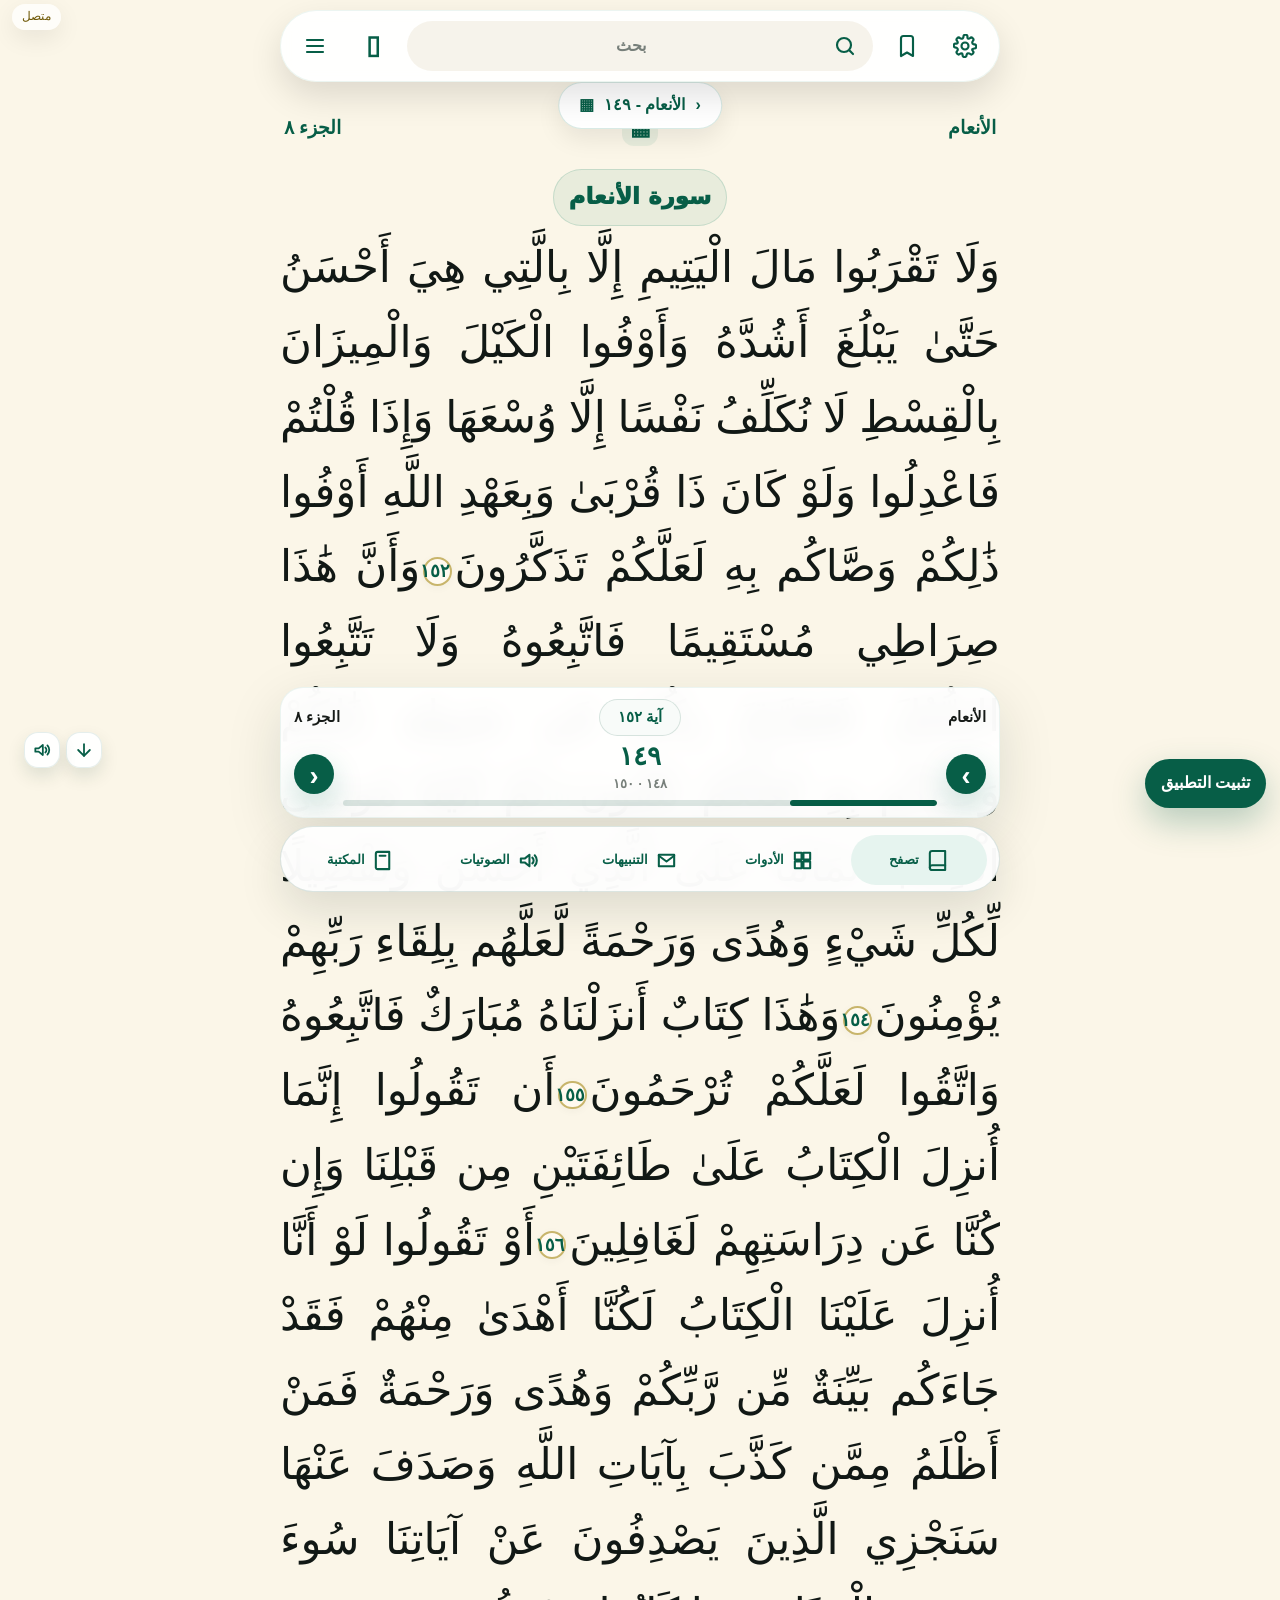
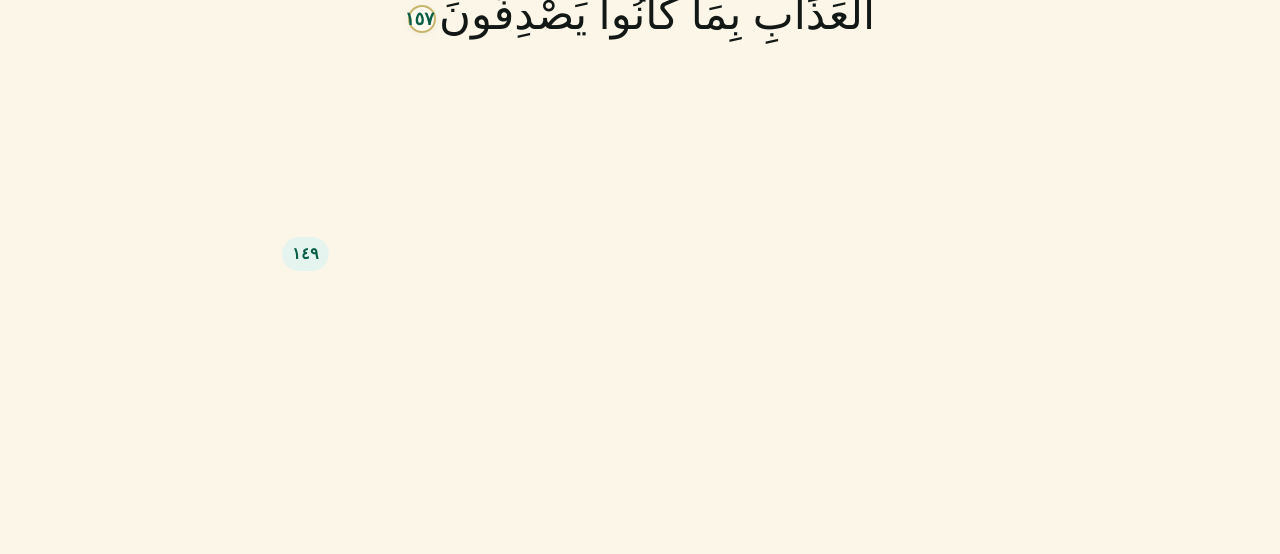
<file: index.html>
<!doctype html>
<html lang="ar" dir="rtl" data-quran-theme="classic">
<head>
  <meta charset="utf-8">
  <meta name="viewport" content="width=device-width, initial-scale=1, viewport-fit=cover">
  <title>فتح المصحف</title>
  <link rel="manifest" href="manifest.json">
  <meta name="theme-color" content="#0f8b68">
  <script>
    (function(){
      var qs = location.search || '';
      var page = '149';
      try { page = localStorage.getItem('qmaCurrentPage') || page; } catch(e) {}
      location.replace('surah.html' + (qs || ('?page=' + encodeURIComponent(page))));
    }());
  </script>
</head>
<body><a href="surah.html?page=149">فتح التصفح</a></body>
</html>
</file>
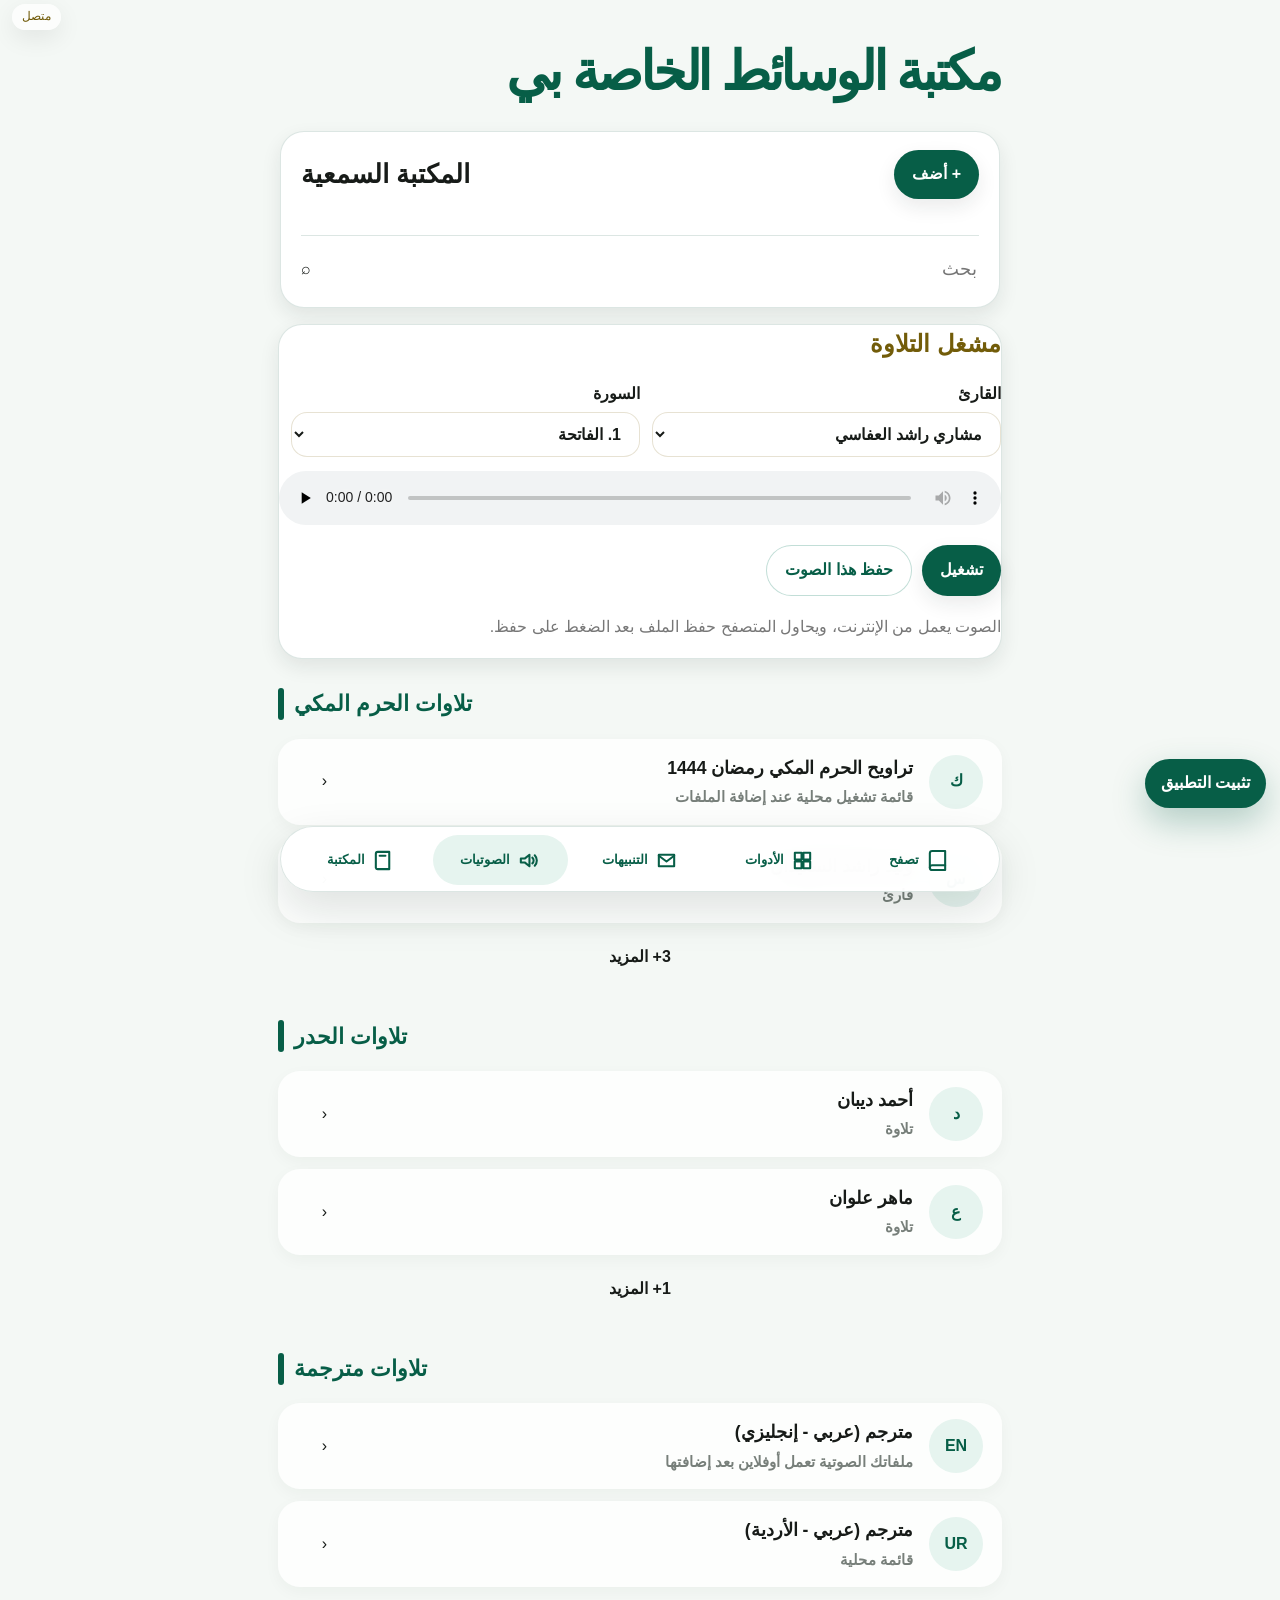
<file: audio.html>
<!doctype html>
<html lang="ar" dir="rtl" data-quran-theme="classic">
<head>
  <meta charset="utf-8">
  <meta name="viewport" content="width=device-width, initial-scale=1, viewport-fit=cover">
  <meta name="theme-color" content="#0f8b68">
  <meta name="description" content="تطبيق قرآن كريم PWA بواجهة موبايل، قراءة مصحف، أدوات، بحث، صوتيات، مكتبة، وإعدادات أوفلاين.">
  <title>الصوتيات | القرآن الكريم</title>
  <link rel="manifest" href="manifest.json">
  <meta name="mobile-web-app-capable" content="yes">
  <meta name="apple-mobile-web-app-capable" content="yes">
  <meta name="apple-mobile-web-app-title" content="قرآن كريم">
  <meta name="apple-mobile-web-app-status-bar-style" content="black-translucent">
  <link rel="icon" type="image/png" sizes="32x32" href="assets/icons/favicon-32.png">
  <link rel="apple-touch-icon" sizes="180x180" href="assets/icons/icon-180.png">
  <link rel="stylesheet" href="assets/css/mobile-app.css">
  <link rel="stylesheet" href="assets/css/qma-reviewed.css">
  <link rel="stylesheet" href="assets/css/qma-final-polish.css">
  <link rel="stylesheet" href="assets/css/qma-mobile-hard-fix.css">
  <link rel="stylesheet" href="assets/css/qma-v16-reader-search-fix.css">
</head>
<body class="qma-body" data-qma-page="audio"><main class="qma-app"><section class="qma-page-title"><div><h1>مكتبة الوسائط الخاصة بي</h1></div></section><section class="qma-card qma-library-head"><div class="qma-card-head"><button class="qma-pill-btn qma-add-btn" type="button">+ أضف</button><h2>المكتبة السمعية</h2></div><label class="qma-library-search"><input type="search" data-filter-list="audio" placeholder="بحث"><span>⌕</span></label></section><div class="qma-section-label">تلاوات الحرم المكي</div><section class="qma-list" data-list="audio"><a class="qma-row" href="#"><span class="qma-row__avatar">ك</span><strong>تراويح الحرم المكي رمضان 1444<small>قائمة تشغيل محلية عند إضافة الملفات</small></strong><span>‹</span></a><a class="qma-row" href="#"><span class="qma-row__avatar">س</span><strong>وليد راشد السعيدان<small>قارئ</small></strong><span>‹</span></a><div class="qma-more-bubble">3+ المزيد</div></section><div class="qma-section-label">تلاوات الحدر</div><section class="qma-list" data-list="audio"><a class="qma-row" href="#"><span class="qma-row__avatar">د</span><strong>أحمد ديبان<small>تلاوة</small></strong><span>‹</span></a><a class="qma-row" href="#"><span class="qma-row__avatar">ع</span><strong>ماهر علوان<small>تلاوة</small></strong><span>‹</span></a><div class="qma-more-bubble">1+ المزيد</div></section><div class="qma-section-label">تلاوات مترجمة</div><section class="qma-list" data-list="audio"><a class="qma-row" href="#"><span class="qma-row__avatar">EN</span><strong>مترجم (عربي - إنجليزي)<small>ملفاتك الصوتية تعمل أوفلاين بعد إضافتها</small></strong><span>‹</span></a><a class="qma-row" href="#"><span class="qma-row__avatar">UR</span><strong>مترجم (عربي - الأردية)<small>قائمة محلية</small></strong><span>‹</span></a></section></main><nav class="qma-bottom-nav" aria-label="التنقل الرئيسي"><a href="surah.html"><b aria-hidden="true">۞</b><span>تصفح</span></a><a href="tools.html"><b aria-hidden="true">▦</b><span>الأدوات</span></a><a href="hadith.html"><b aria-hidden="true">✉</b><span>التنبيهات</span></a><a href="audio.html" aria-current="page"><b aria-hidden="true">◖</b><span>الصوتيات</span></a><a href="library.html"><b aria-hidden="true">▰</b><span>المكتبة</span></a></nav>
<script src="assets/js/pwa.js" defer></script>
  <script src="assets/js/mobile-app.js" defer></script>
  <script src="assets/js/real-features.js" defer></script>
  <script src="assets/js/qma-reviewed.js" defer></script>
  <script src="assets/js/qma-final-polish.js" defer></script>
  <script src="assets/js/qma-mobile-hard-fix.js" defer></script>
  <script src="assets/js/qma-v16-reader-search-fix.js" defer></script>
</body>
</html>
</file>
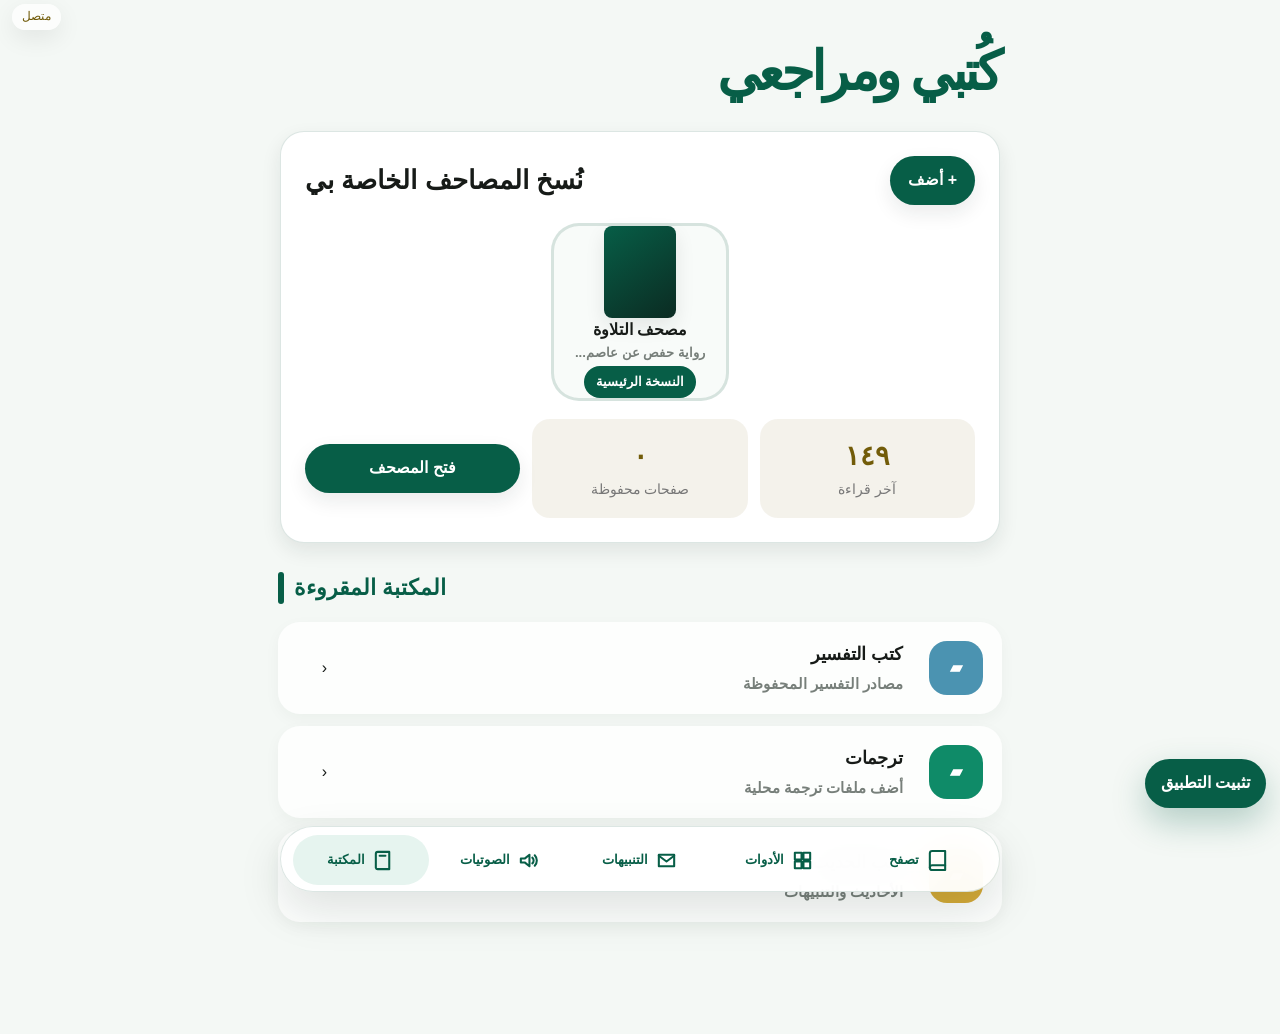
<file: library.html>
<!doctype html>
<html lang="ar" dir="rtl" data-quran-theme="classic">
<head>
  <meta charset="utf-8">
  <meta name="viewport" content="width=device-width, initial-scale=1, viewport-fit=cover">
  <meta name="theme-color" content="#0f8b68">
  <meta name="description" content="تطبيق قرآن كريم PWA بواجهة موبايل، قراءة مصحف، أدوات، بحث، صوتيات، مكتبة، وإعدادات أوفلاين.">
  <title>المكتبة | القرآن الكريم</title>
  <link rel="manifest" href="manifest.json">
  <meta name="mobile-web-app-capable" content="yes">
  <meta name="apple-mobile-web-app-capable" content="yes">
  <meta name="apple-mobile-web-app-title" content="قرآن كريم">
  <meta name="apple-mobile-web-app-status-bar-style" content="black-translucent">
  <link rel="icon" type="image/png" sizes="32x32" href="assets/icons/favicon-32.png">
  <link rel="apple-touch-icon" sizes="180x180" href="assets/icons/icon-180.png">
  <link rel="stylesheet" href="assets/css/mobile-app.css">
  <link rel="stylesheet" href="assets/css/qma-reviewed.css">
  <link rel="stylesheet" href="assets/css/qma-final-polish.css">
  <link rel="stylesheet" href="assets/css/qma-mobile-hard-fix.css">
  <link rel="stylesheet" href="assets/css/qma-v16-reader-search-fix.css">
</head>
<body class="qma-body" data-qma-page="library"><main class="qma-app"><section class="qma-page-title"><div><h1>كُتبي ومراجعي</h1></div></section><section class="qma-card qma-books-card"><div class="qma-card-head"><button class="qma-pill-btn">+ أضف</button><h2>نُسخ المصاحف الخاصة بي</h2></div><div class="qma-book-thumb"><div class="qma-book-cover"></div><strong>مصحف التلاوة</strong><small>رواية حفص عن عاصم...</small><span class="qma-book-badge">النسخة الرئيسية</span></div></section><div class="qma-section-label">المكتبة المقروءة</div><section class="qma-list"><a class="qma-row qma-book-row" href="tafsir.html"><span class="qma-row__avatar qma-book-icon is-blue">▰</span><strong>كتب التفسير<small>مصادر التفسير المحفوظة</small></strong><span>‹</span></a><a class="qma-row qma-book-row" href="#"><span class="qma-row__avatar qma-book-icon">▰</span><strong>ترجمات<small>أضف ملفات ترجمة محلية</small></strong><span>‹</span></a><a class="qma-row qma-book-row" href="hadith.html"><span class="qma-row__avatar qma-book-icon is-gold">▰</span><strong>كتب الحديث<small>الأحاديث والتنبيهات</small></strong><span>‹</span></a></section></main><nav class="qma-bottom-nav" aria-label="التنقل الرئيسي"><a href="surah.html"><b aria-hidden="true">۞</b><span>تصفح</span></a><a href="tools.html"><b aria-hidden="true">▦</b><span>الأدوات</span></a><a href="hadith.html"><b aria-hidden="true">✉</b><span>التنبيهات</span></a><a href="audio.html"><b aria-hidden="true">◖</b><span>الصوتيات</span></a><a href="library.html" aria-current="page"><b aria-hidden="true">▰</b><span>المكتبة</span></a></nav>
<script src="assets/js/pwa.js" defer></script>
  <script src="assets/js/mobile-app.js" defer></script>
  <script src="assets/js/real-features.js" defer></script>
  <script src="assets/js/qma-reviewed.js" defer></script>
  <script src="assets/js/qma-final-polish.js" defer></script>
  <script src="assets/js/qma-mobile-hard-fix.js" defer></script>
  <script src="assets/js/qma-v16-reader-search-fix.js" defer></script>
</body>
</html>
</file>
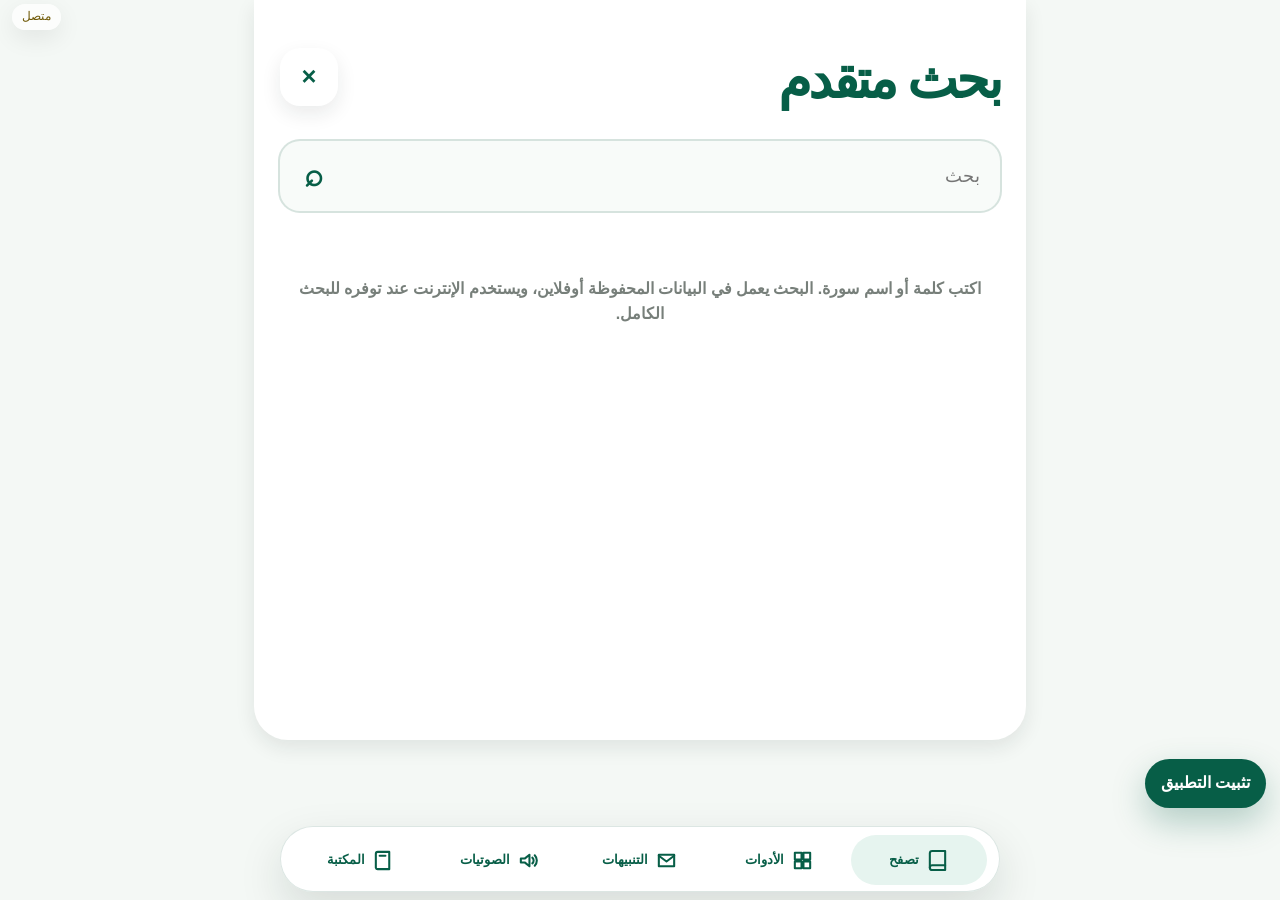
<file: search.html>
<!doctype html>
<html lang="ar" dir="rtl" data-quran-theme="classic">
<head>
  <meta charset="utf-8">
  <meta name="viewport" content="width=device-width, initial-scale=1, viewport-fit=cover">
  <meta name="theme-color" content="#0f8b68">
  <meta name="description" content="تطبيق قرآن كريم PWA بواجهة موبايل، قراءة مصحف، أدوات، بحث، صوتيات، مكتبة، وإعدادات أوفلاين.">
  <title>بحث متقدم | القرآن الكريم</title>
  <link rel="manifest" href="manifest.json">
  <meta name="mobile-web-app-capable" content="yes">
  <meta name="apple-mobile-web-app-capable" content="yes">
  <meta name="apple-mobile-web-app-title" content="قرآن كريم">
  <meta name="apple-mobile-web-app-status-bar-style" content="black-translucent">
  <link rel="icon" type="image/png" sizes="32x32" href="assets/icons/favicon-32.png">
  <link rel="apple-touch-icon" sizes="180x180" href="assets/icons/icon-180.png">
  <link rel="stylesheet" href="assets/css/mobile-app.css">
  <link rel="stylesheet" href="assets/css/qma-reviewed.css">
  <link rel="stylesheet" href="assets/css/qma-final-polish.css">
  <link rel="stylesheet" href="assets/css/qma-mobile-hard-fix.css">
  <link rel="stylesheet" href="assets/css/qma-v16-reader-search-fix.css">
</head>
<body class="qma-body" data-qma-page="search"><main class="qma-app"><section class="qma-search-shell"><div class="qma-page-title"><div><h1>بحث متقدم</h1></div><a class="qma-round-btn" href="surah.html" aria-label="إغلاق">×</a></div><form class="qma-big-search" id="qma-search-form"><input id="qma-search-input" type="search" placeholder="بحث" autocomplete="off" autofocus><button type="submit" aria-label="بحث">⌕</button></form><div class="qma-search-results" id="qma-search-results"><div class="qma-empty-state">اكتب كلمة أو اسم سورة. البحث يعمل في البيانات المحفوظة أوفلاين، ويستخدم الإنترنت عند توفره للبحث الكامل.</div></div></section></main><nav class="qma-bottom-nav" aria-label="التنقل الرئيسي"><a href="surah.html" aria-current="page"><b aria-hidden="true">۞</b><span>تصفح</span></a><a href="tools.html"><b aria-hidden="true">▦</b><span>الأدوات</span></a><a href="hadith.html"><b aria-hidden="true">✉</b><span>التنبيهات</span></a><a href="audio.html"><b aria-hidden="true">◖</b><span>الصوتيات</span></a><a href="library.html"><b aria-hidden="true">▰</b><span>المكتبة</span></a></nav>
<script src="assets/js/pwa.js" defer></script>
  <script src="assets/js/mobile-app.js" defer></script>
  <script src="assets/js/real-features.js" defer></script>
  <script src="assets/js/qma-reviewed.js" defer></script>
  <script src="assets/js/qma-final-polish.js" defer></script>
  <script src="assets/js/qma-mobile-hard-fix.js" defer></script>
  <script src="assets/js/qma-v16-reader-search-fix.js" defer></script>
</body>
</html>
</file>
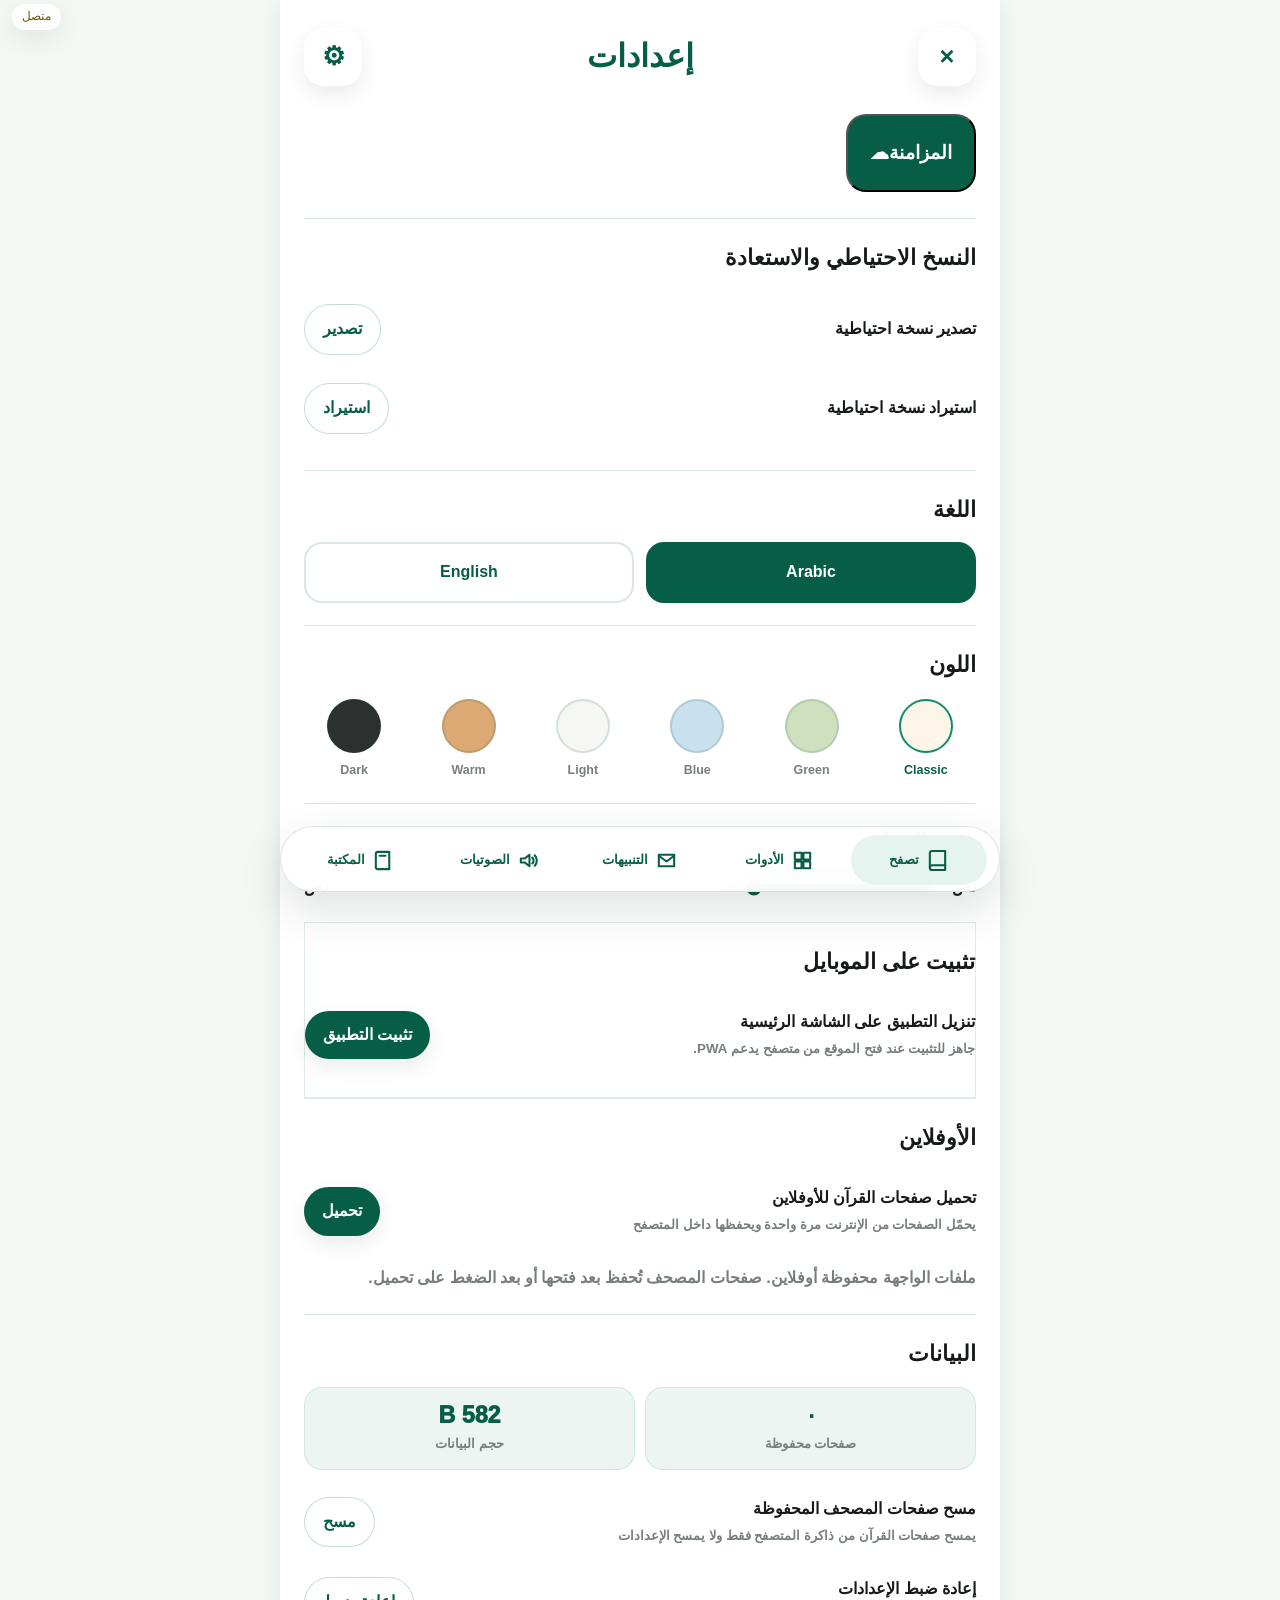
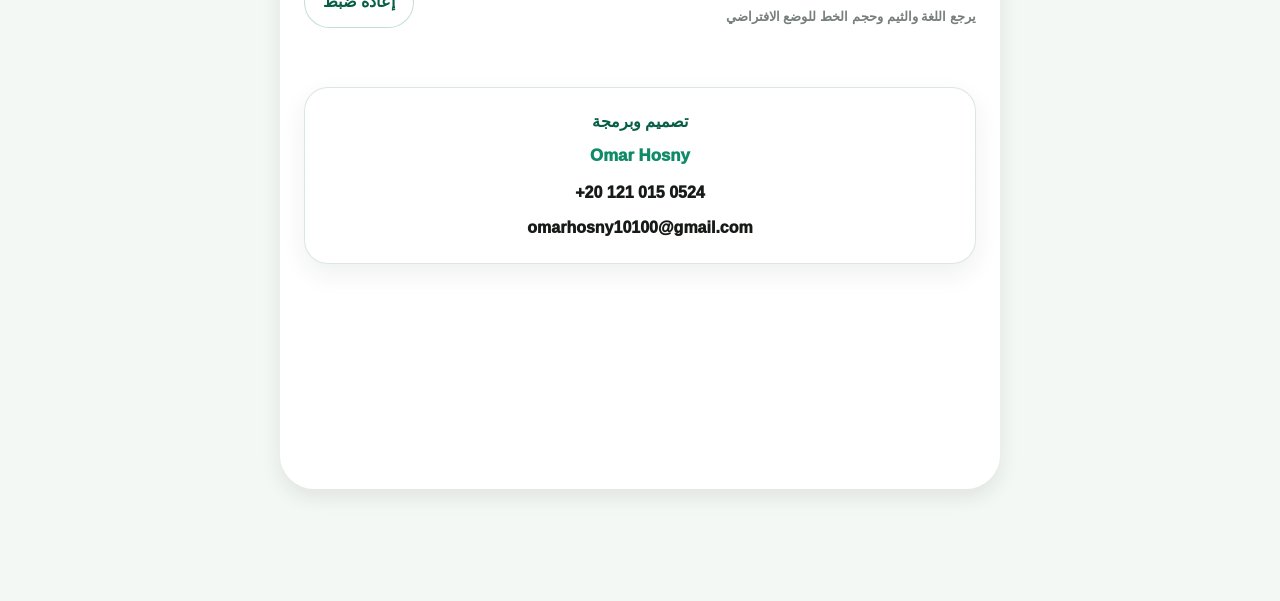
<file: settings.html>
<!doctype html>
<html lang="ar" dir="rtl" data-quran-theme="classic">
<head>
  <meta charset="utf-8">
  <meta name="viewport" content="width=device-width, initial-scale=1, viewport-fit=cover">
  <meta name="theme-color" content="#0f8b68">
  <meta name="description" content="تطبيق قرآن كريم PWA بواجهة موبايل، قراءة مصحف، أدوات، بحث، صوتيات، مكتبة، وإعدادات أوفلاين.">
  <title>الإعدادات | القرآن الكريم</title>
  <link rel="manifest" href="manifest.json">
  <meta name="mobile-web-app-capable" content="yes">
  <meta name="apple-mobile-web-app-capable" content="yes">
  <meta name="apple-mobile-web-app-title" content="قرآن كريم">
  <meta name="apple-mobile-web-app-status-bar-style" content="black-translucent">
  <link rel="icon" type="image/png" sizes="32x32" href="assets/icons/favicon-32.png">
  <link rel="apple-touch-icon" sizes="180x180" href="assets/icons/icon-180.png">
  <link rel="stylesheet" href="assets/css/mobile-app.css">
  <link rel="stylesheet" href="assets/css/qma-reviewed.css">
  <link rel="stylesheet" href="assets/css/qma-final-polish.css">
  <link rel="stylesheet" href="assets/css/qma-mobile-hard-fix.css">
  <link rel="stylesheet" href="assets/css/qma-v16-reader-search-fix.css">
</head>
<body class="qma-body" data-qma-page="settings"><main class="qma-app"><section class="qma-settings-panel"><div class="qma-settings-head"><a class="qma-round-btn" href="surah.html" aria-label="إغلاق">×</a><h1>إعدادات</h1><span class="qma-round-btn" aria-hidden="true">⚙</span></div><button class="qma-setting-main" type="button" id="qma-sync-now"><span>المزامنة</span><span>☁</span></button><section class="qma-setting-block"><h2>النسخ الاحتياطي والاستعادة</h2><div class="qma-switch-row"><span>تصدير نسخة احتياطية</span><button class="qma-pill-btn is-outline" id="qma-export-settings">تصدير</button></div><div class="qma-switch-row"><span>استيراد نسخة احتياطية</span><button class="qma-pill-btn is-outline" id="qma-import-settings">استيراد</button></div></section><section class="qma-setting-block"><h2>اللغة</h2><div class="qma-segment" id="qma-language-segment"><button class="is-active" data-lang="ar" type="button">Arabic</button><button data-lang="en" type="button">English</button></div></section><section class="qma-setting-block"><h2>اللون</h2><div class="qma-theme-dots"><button class="qma-theme-dot" data-theme="classic" type="button"><i></i><span>Classic</span></button><button class="qma-theme-dot" data-theme="green" type="button"><i></i><span>Green</span></button><button class="qma-theme-dot" data-theme="blue" type="button"><i></i><span>Blue</span></button><button class="qma-theme-dot" data-theme="light" type="button"><i></i><span>Light</span></button><button class="qma-theme-dot" data-theme="warm" type="button"><i></i><span>Warm</span></button><button class="qma-theme-dot" data-theme="dark" type="button"><i></i><span>Dark</span></button></div></section><section class="qma-setting-block"><h2>حجم الخط</h2><div class="qma-range-row"><strong>نص</strong><input id="qma-font-range" type="range" min="85" max="135" value="100"><strong>نص</strong></div></section><section class="qma-setting-block"><h2>الأوفلاين</h2><div class="qma-switch-row"><span><b>تحميل صفحات القرآن للأوفلاين</b><br><small>يحمّل الصفحات من الإنترنت مرة واحدة ويحفظها داخل المتصفح</small></span><button class="qma-pill-btn" id="qma-download-pages">تحميل</button></div><div class="qma-offline-status" id="qma-offline-status">ملفات الواجهة محفوظة أوفلاين. صفحات المصحف تُحفظ بعد فتحها أو بعد الضغط على تحميل.</div></section><section class="qma-setting-block qma-data-block"><h2>البيانات</h2><div class="qma-data-grid"><div><b id="qma-cached-pages-count">0</b><span>صفحات محفوظة</span></div><div><b id="qma-current-storage-size">—</b><span>حجم البيانات</span></div></div><div class="qma-switch-row"><span><b>مسح صفحات المصحف المحفوظة</b><br><small>يمسح صفحات القرآن من ذاكرة المتصفح فقط ولا يمسح الإعدادات</small></span><button class="qma-pill-btn is-outline" id="qma-clear-quran-cache" type="button">مسح</button></div><div class="qma-switch-row"><span><b>إعادة ضبط الإعدادات</b><br><small>يرجع اللغة والثيم وحجم الخط للوضع الافتراضي</small></span><button class="qma-pill-btn is-outline" id="qma-reset-preferences" type="button">إعادة ضبط</button></div></section><section class="qma-developer-card"><p>تصميم وبرمجة</p><h2>Omar Hosny</h2><a href="tel:+201210150524">+20 121 015 0524</a><a href="mailto:omarhosny10100@gmail.com">omarhosny10100@gmail.com</a></section></section></main><nav class="qma-bottom-nav" aria-label="التنقل الرئيسي"><a href="surah.html" aria-current="page"><b aria-hidden="true">۞</b><span>تصفح</span></a><a href="tools.html"><b aria-hidden="true">▦</b><span>الأدوات</span></a><a href="hadith.html"><b aria-hidden="true">✉</b><span>التنبيهات</span></a><a href="audio.html"><b aria-hidden="true">◖</b><span>الصوتيات</span></a><a href="library.html"><b aria-hidden="true">▰</b><span>المكتبة</span></a></nav>
<script src="assets/js/pwa.js" defer></script>
  <script src="assets/js/mobile-app.js" defer></script>
  <script src="assets/js/real-features.js" defer></script>
  <script src="assets/js/qma-reviewed.js" defer></script>
  <script src="assets/js/qma-final-polish.js" defer></script>
  <script src="assets/js/qma-mobile-hard-fix.js" defer></script>
  <script src="assets/js/qma-v16-reader-search-fix.js" defer></script>
</body>
</html>
</file>
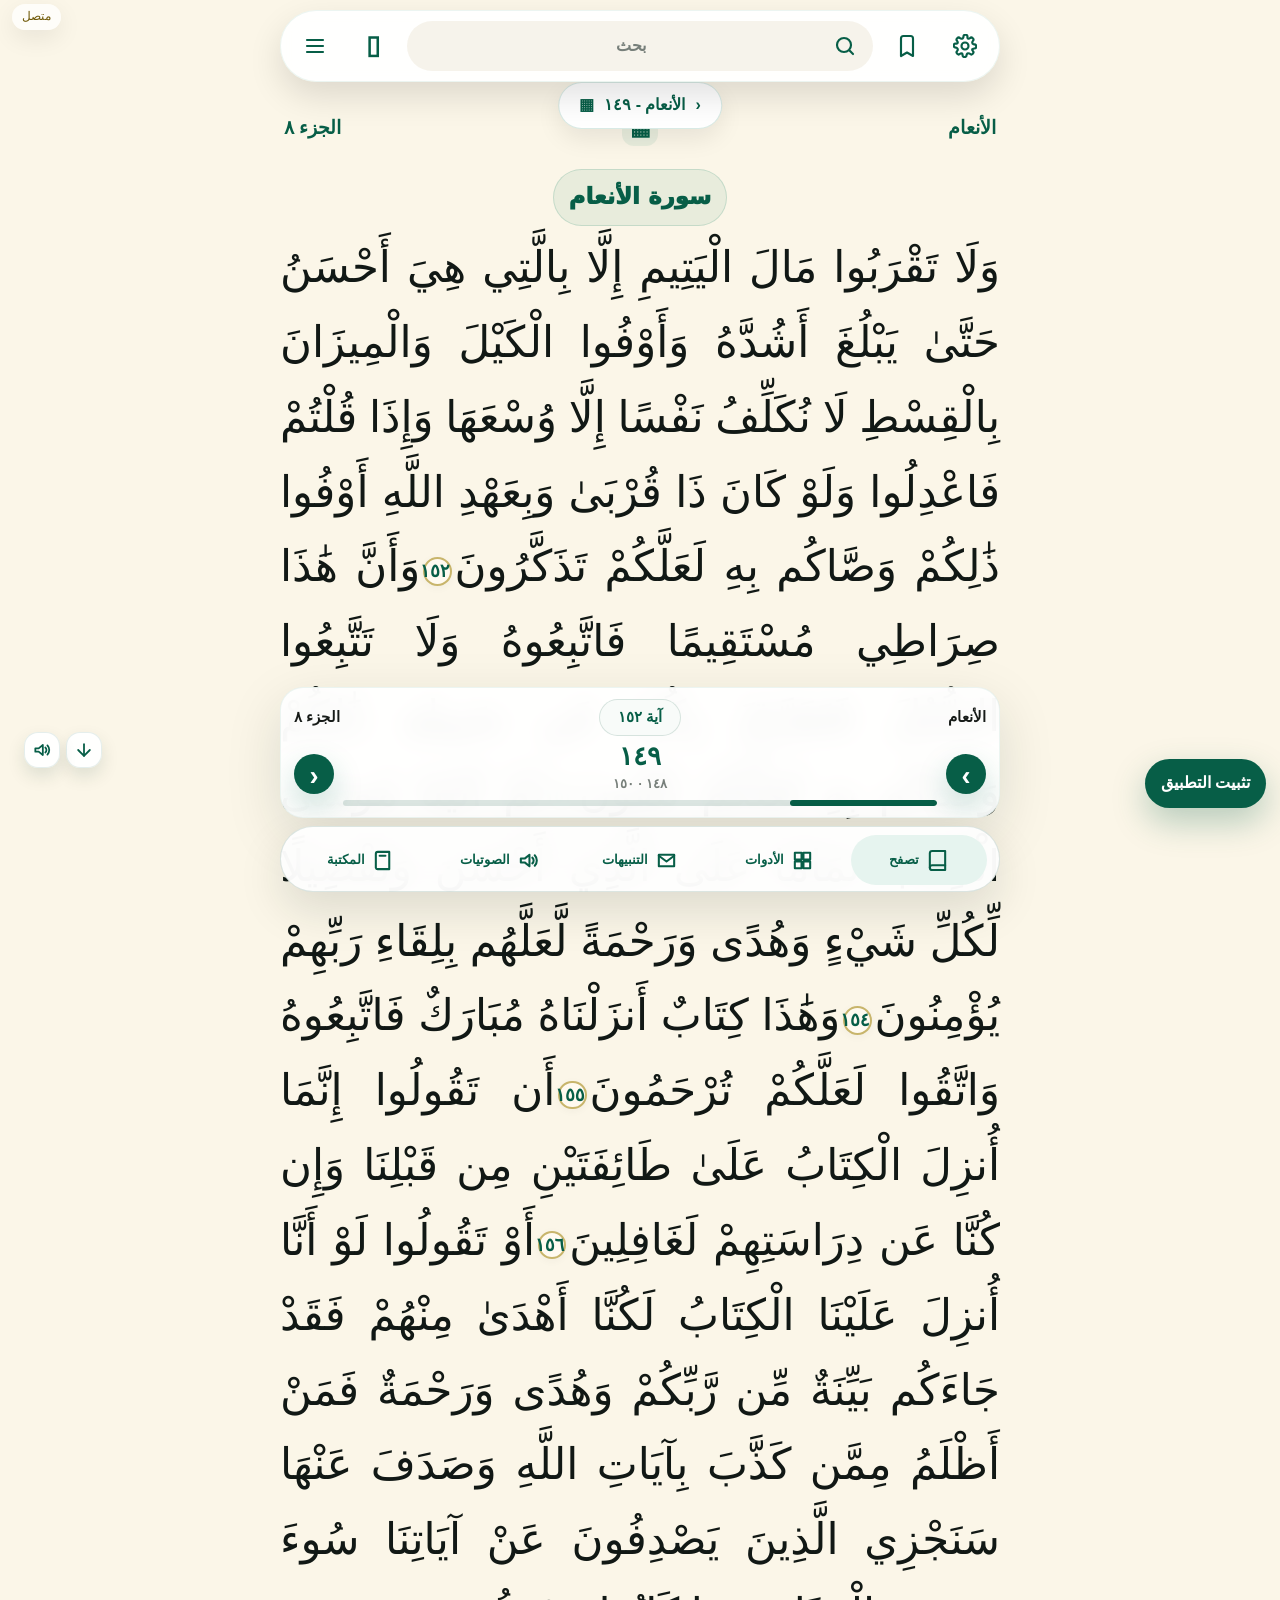
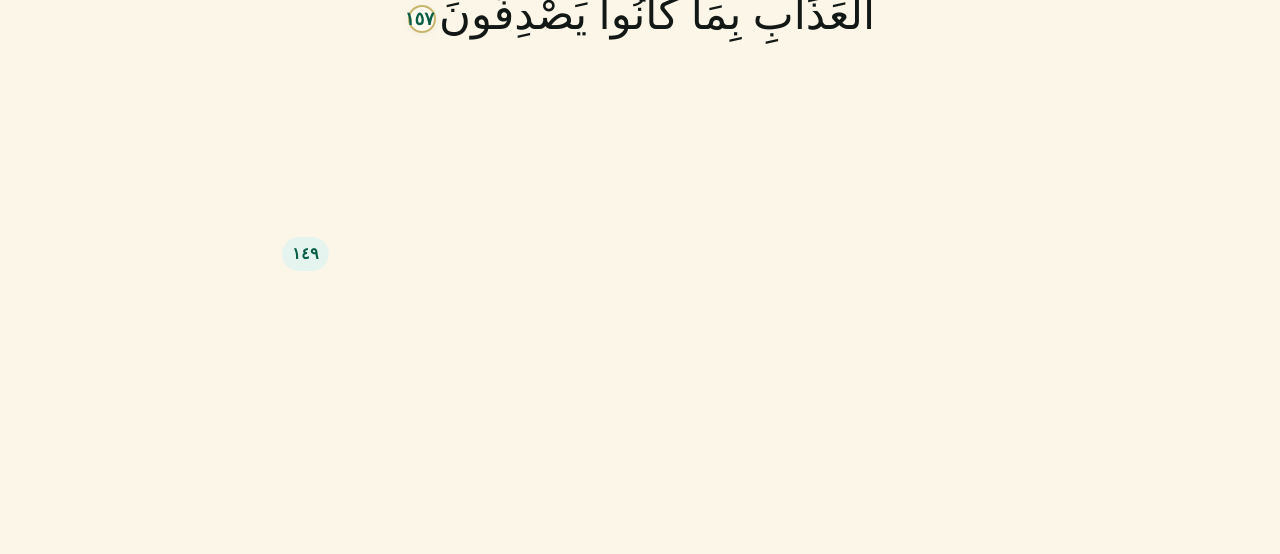
<file: surah.html>
<!doctype html>
<html lang="ar" dir="rtl" data-quran-theme="classic">
<head>
  <meta charset="utf-8">
  <meta name="viewport" content="width=device-width, initial-scale=1, viewport-fit=cover">
  <meta name="theme-color" content="#0f8b68">
  <meta name="description" content="تطبيق قرآن كريم PWA بواجهة موبايل، قراءة مصحف، أدوات، بحث، صوتيات، مكتبة، وإعدادات أوفلاين.">
  <title>المصحف | القرآن الكريم</title>
  <link rel="manifest" href="manifest.json">
  <meta name="mobile-web-app-capable" content="yes">
  <meta name="apple-mobile-web-app-capable" content="yes">
  <meta name="apple-mobile-web-app-title" content="قرآن كريم">
  <meta name="apple-mobile-web-app-status-bar-style" content="black-translucent">
  <link rel="icon" type="image/png" sizes="32x32" href="assets/icons/favicon-32.png">
  <link rel="apple-touch-icon" sizes="180x180" href="assets/icons/icon-180.png">
  <link rel="stylesheet" href="assets/css/mobile-app.css">
  <link rel="stylesheet" href="assets/css/qma-reviewed.css">
  <link rel="stylesheet" href="assets/css/qma-final-polish.css">
  <link rel="stylesheet" href="assets/css/qma-mobile-hard-fix.css">
  <link rel="stylesheet" href="assets/css/qma-v16-reader-search-fix.css">
</head>
<body class="qma-body qma-mushaf-body" data-qma-page="mushaf">
  <main class="qma-app qma-app--mushaf">
    <div class="qma-topbar" role="search"><a class="qma-icon-btn" href="settings.html" aria-label="الإعدادات">⚙</a><button class="qma-icon-btn" id="qma-save-page" type="button" aria-label="حفظ الصفحة">⌑</button><label class="qma-top-search"><span>⌕</span><input id="qma-header-search" type="search" placeholder="بحث" autocomplete="off"></label><button class="qma-icon-btn" id="qma-reader-mode" type="button" aria-label="وضع القراءة">▯</button><button class="qma-icon-btn" id="qma-fullscreen" data-qma-index-trigger type="button" aria-label="الفهرس">☰</button></div>
    <div class="qma-mushaf-mini-title" id="qma-mushaf-badge"><span>‹</span><span>الأنعام - 149</span><span>▦</span></div>
    <section class="qma-mushaf-stage" aria-label="صفحة المصحف"><article class="qma-mushaf-page" id="qma-mushaf-page"><div class="qma-mushaf-loader">جار تحميل صفحة المصحف...</div></article></section>
  </main>
  <div class="qma-reader-actions" aria-label="أزرار القراءة"><button id="qma-scroll-down" type="button" aria-label="النزول">⌄</button><button id="qma-audio-toggle" type="button" aria-label="الصوت">◖</button></div>
  <section class="qma-reader-panel" aria-label="تنقل المصحف"><div class="qma-reader-panel__top"><span id="qma-surah-name">الأنعام</span><span class="qma-page-pill" id="qma-ayah-pill">آية ١٥٢</span><span id="qma-juz-name">الجزء الثامن</span></div><div class="qma-page-controls"><button id="qma-page-next" type="button" aria-label="الصفحة التالية">›</button><div class="qma-page-range"><strong id="qma-page-number">١٤٩</strong><small id="qma-page-neighbors">١٤٨ · ١٥٠</small><div class="qma-progress" aria-hidden="true"><i id="qma-page-progress"></i></div></div><button id="qma-page-prev" type="button" aria-label="الصفحة السابقة">‹</button></div></section>
  <nav class="qma-bottom-nav" aria-label="التنقل الرئيسي"><a href="surah.html" aria-current="page"><b aria-hidden="true">۞</b><span>تصفح</span></a><a href="tools.html"><b aria-hidden="true">▦</b><span>الأدوات</span></a><a href="hadith.html"><b aria-hidden="true">✉</b><span>التنبيهات</span></a><a href="audio.html"><b aria-hidden="true">◖</b><span>الصوتيات</span></a><a href="library.html"><b aria-hidden="true">▰</b><span>المكتبة</span></a></nav>
  <script src="assets/js/pwa.js" defer></script>
  <script src="assets/js/mobile-app.js" defer></script>
  <script src="assets/js/real-features.js" defer></script>
  <script src="assets/js/qma-reviewed.js" defer></script>
  <script src="assets/js/qma-final-polish.js" defer></script>
  <script src="assets/js/qma-mobile-hard-fix.js" defer></script>
  <script src="assets/js/qma-v16-reader-search-fix.js" defer></script>
</body>
</html>
</file>
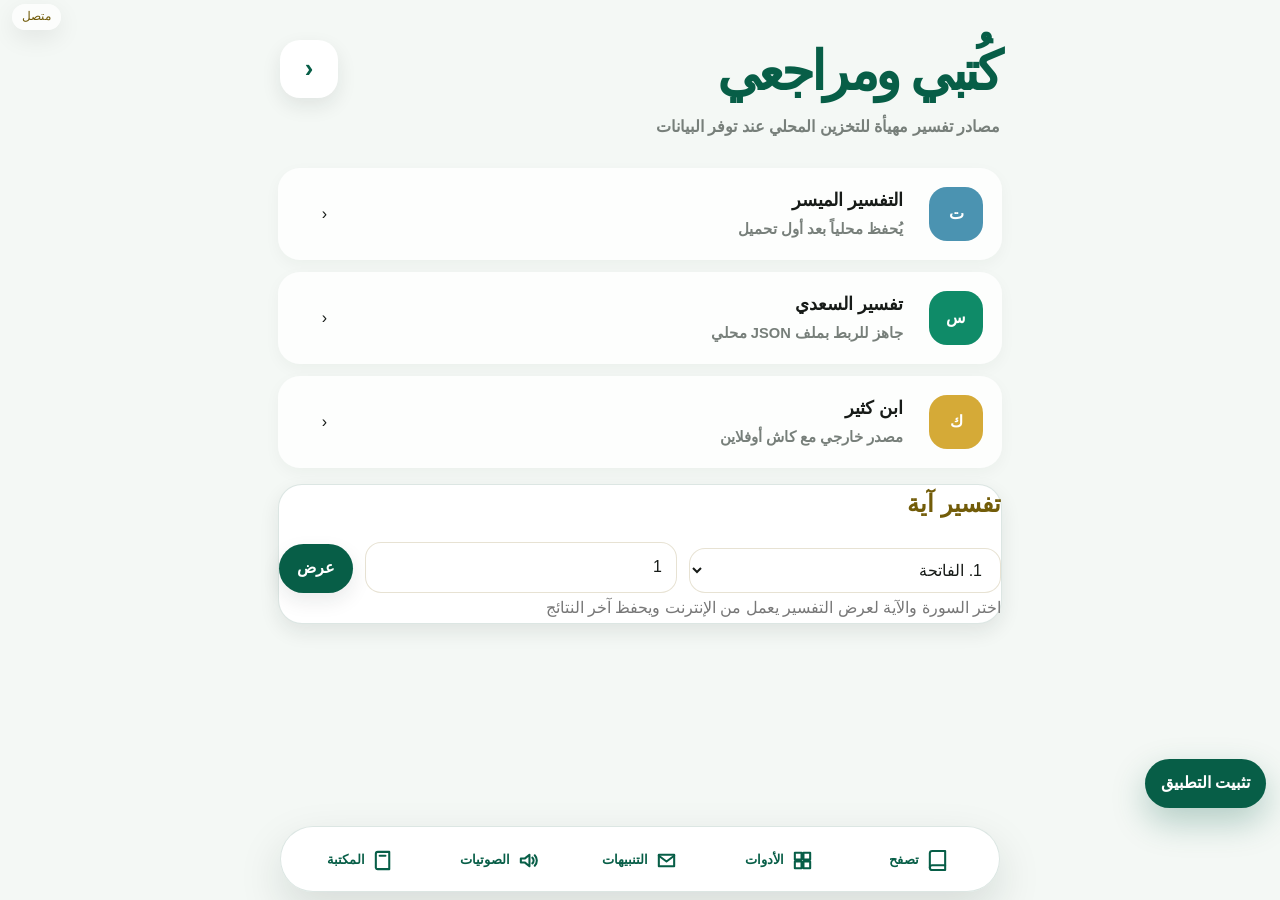
<file: tafsir.html>
<!doctype html>
<html lang="ar" dir="rtl" data-quran-theme="classic">
<head>
  <meta charset="utf-8">
  <meta name="viewport" content="width=device-width, initial-scale=1, viewport-fit=cover">
  <meta name="theme-color" content="#0f8b68">
  <meta name="description" content="تطبيق قرآن كريم PWA بواجهة موبايل، قراءة مصحف، أدوات، بحث، صوتيات، مكتبة، وإعدادات أوفلاين.">
  <title>كتب التفسير | القرآن الكريم</title>
  <link rel="manifest" href="manifest.json">
  <meta name="mobile-web-app-capable" content="yes">
  <meta name="apple-mobile-web-app-capable" content="yes">
  <meta name="apple-mobile-web-app-title" content="قرآن كريم">
  <meta name="apple-mobile-web-app-status-bar-style" content="black-translucent">
  <link rel="icon" type="image/png" sizes="32x32" href="assets/icons/favicon-32.png">
  <link rel="apple-touch-icon" sizes="180x180" href="assets/icons/icon-180.png">
  <link rel="stylesheet" href="assets/css/mobile-app.css">
  <link rel="stylesheet" href="assets/css/qma-reviewed.css">
  <link rel="stylesheet" href="assets/css/qma-final-polish.css">
  <link rel="stylesheet" href="assets/css/qma-mobile-hard-fix.css">
  <link rel="stylesheet" href="assets/css/qma-v16-reader-search-fix.css">
</head>
<body class="qma-body" data-qma-page="tafsir"><main class="qma-app"><section class="qma-page-title"><div><h1>كتب التفسير</h1><p>مصادر تفسير مهيأة للتخزين المحلي عند توفر البيانات</p></div><a class="qma-round-btn" href="library.html" aria-label="رجوع">‹</a></section><section class="qma-list"><article class="qma-row qma-book-row"><span class="qma-row__avatar qma-book-icon is-blue">ت</span><strong>التفسير الميسر<small>يُحفظ محلياً بعد أول تحميل</small></strong><span>‹</span></article><article class="qma-row qma-book-row"><span class="qma-row__avatar qma-book-icon">س</span><strong>تفسير السعدي<small>جاهز للربط بملف JSON محلي</small></strong><span>‹</span></article><article class="qma-row qma-book-row"><span class="qma-row__avatar qma-book-icon is-gold">ك</span><strong>ابن كثير<small>مصدر خارجي مع كاش أوفلاين</small></strong><span>‹</span></article></section></main><nav class="qma-bottom-nav" aria-label="التنقل الرئيسي"><a href="surah.html"><b aria-hidden="true">۞</b><span>تصفح</span></a><a href="tools.html"><b aria-hidden="true">▦</b><span>الأدوات</span></a><a href="hadith.html"><b aria-hidden="true">✉</b><span>التنبيهات</span></a><a href="audio.html"><b aria-hidden="true">◖</b><span>الصوتيات</span></a><a href="library.html" aria-current="page"><b aria-hidden="true">▰</b><span>المكتبة</span></a></nav>
<script src="assets/js/pwa.js" defer></script>
  <script src="assets/js/mobile-app.js" defer></script>
  <script src="assets/js/real-features.js" defer></script>
  <script src="assets/js/qma-reviewed.js" defer></script>
  <script src="assets/js/qma-final-polish.js" defer></script>
  <script src="assets/js/qma-mobile-hard-fix.js" defer></script>
  <script src="assets/js/qma-v16-reader-search-fix.js" defer></script>
</body>
</html>
</file>
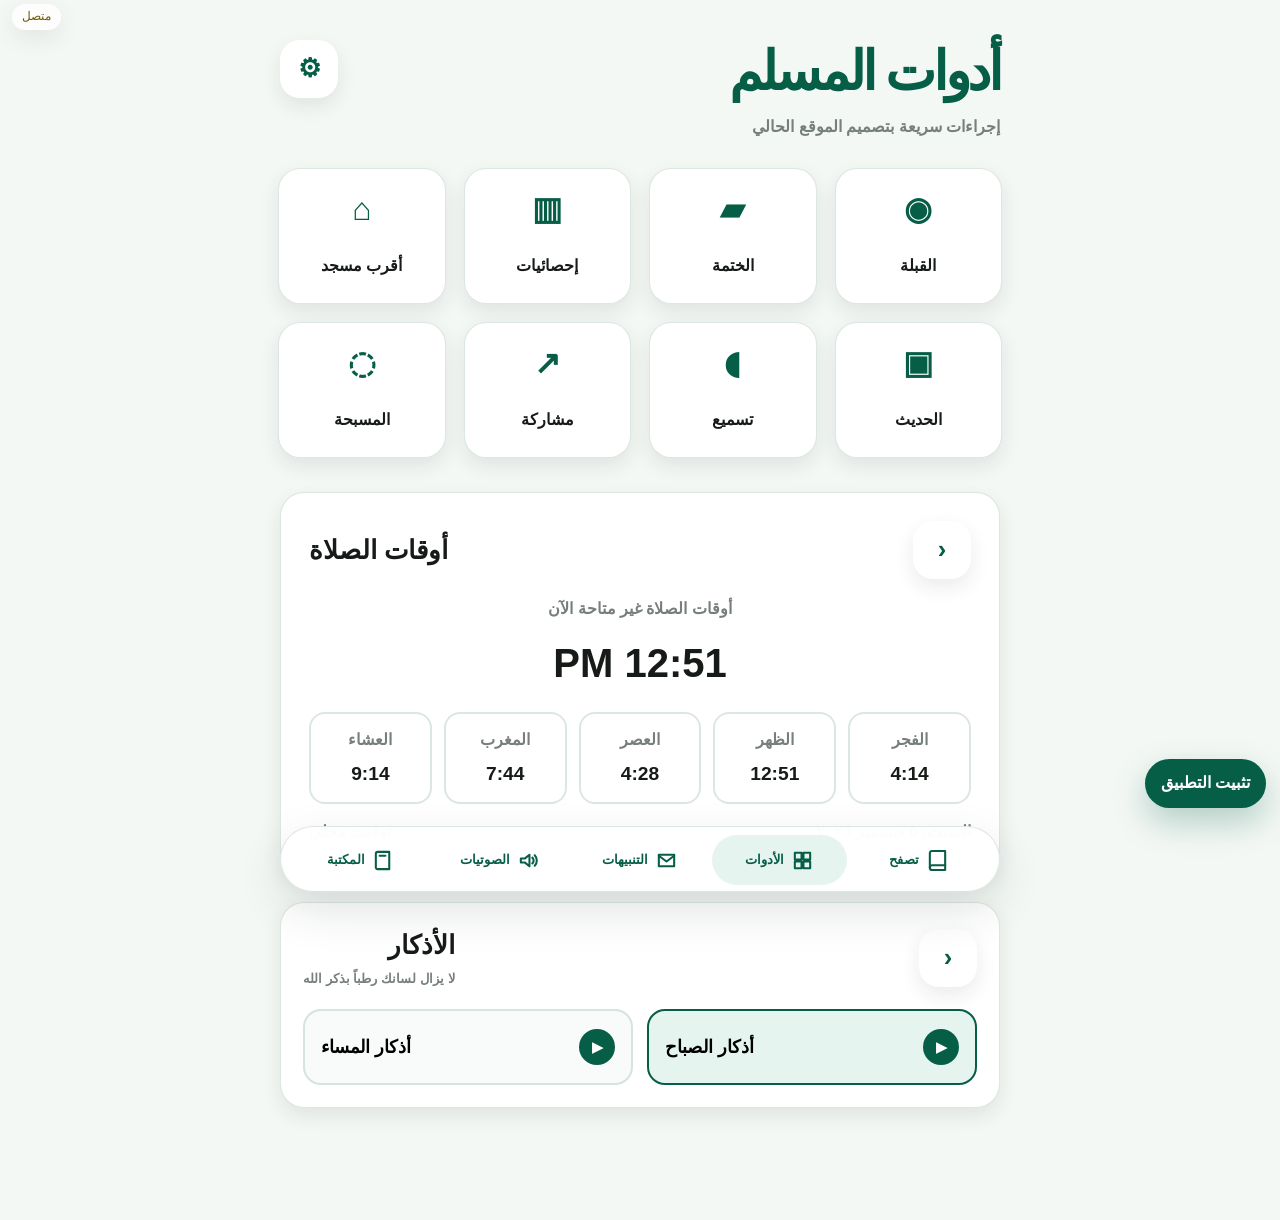
<file: tools.html>
<!doctype html>
<html lang="ar" dir="rtl" data-quran-theme="classic">
<head>
  <meta charset="utf-8">
  <meta name="viewport" content="width=device-width, initial-scale=1, viewport-fit=cover">
  <meta name="theme-color" content="#0f8b68">
  <meta name="description" content="تطبيق قرآن كريم PWA بواجهة موبايل، قراءة مصحف، أدوات، بحث، صوتيات، مكتبة، وإعدادات أوفلاين.">
  <title>أدوات المسلم | القرآن الكريم</title>
  <link rel="manifest" href="manifest.json">
  <meta name="mobile-web-app-capable" content="yes">
  <meta name="apple-mobile-web-app-capable" content="yes">
  <meta name="apple-mobile-web-app-title" content="قرآن كريم">
  <meta name="apple-mobile-web-app-status-bar-style" content="black-translucent">
  <link rel="icon" type="image/png" sizes="32x32" href="assets/icons/favicon-32.png">
  <link rel="apple-touch-icon" sizes="180x180" href="assets/icons/icon-180.png">
  <link rel="stylesheet" href="assets/css/mobile-app.css">
  <link rel="stylesheet" href="assets/css/qma-reviewed.css">
  <link rel="stylesheet" href="assets/css/qma-final-polish.css">
  <link rel="stylesheet" href="assets/css/qma-mobile-hard-fix.css">
  <link rel="stylesheet" href="assets/css/qma-v16-reader-search-fix.css">
</head>
<body class="qma-body" data-qma-page="tools">
  <main class="qma-app">
    <section class="qma-page-title"><div><h1>أدوات المسلم</h1><p>إجراءات سريعة بتصميم الموقع الحالي</p></div><a class="qma-round-btn" href="settings.html" aria-label="الإعدادات">⚙</a></section>
    <section class="qma-quick-grid" aria-label="إجراءات سريعة">
      <button class="qma-action-card" data-action="qibla"><span class="qma-action-icon">◉</span><b>القبلة</b></button><button class="qma-action-card" data-href="surah.html"><span class="qma-action-icon">▰</span><b>الختمة</b></button><button class="qma-action-card" data-action="stats"><span class="qma-action-icon">▥</span><b>إحصائيات</b></button><button class="qma-action-card" data-action="mosque"><span class="qma-action-icon">⌂</span><b>أقرب مسجد</b></button><button class="qma-action-card" data-href="hadith.html"><span class="qma-action-icon">▣</span><b>الحديث</b></button><button class="qma-action-card" data-action="recite"><span class="qma-action-icon">◖</span><b>تسميع</b></button><button class="qma-action-card" data-action="share"><span class="qma-action-icon">↗</span><b>مشاركة</b></button><button class="qma-action-card" data-action="tasbeeh"><span class="qma-action-icon">◌</span><b>المسبحة</b></button>
    </section>
    <section class="qma-card qma-prayer-card" aria-label="أوقات الصلاة"><div class="qma-card-head"><span class="qma-icon-btn">‹</span><h2>أوقات الصلاة</h2></div><div class="qma-next-prayer"><span>الصلاة القادمة: الظهر</span><strong>PM 12:51</strong></div><div class="qma-prayer-times"><div class="qma-prayer-time">الفجر<b>4:14</b></div><div class="qma-prayer-time">الظهر<b>12:51</b></div><div class="qma-prayer-time">العصر<b>4:28</b></div><div class="qma-prayer-time">المغرب<b>7:44</b></div><div class="qma-prayer-time">العشاء<b>9:14</b></div></div><div class="qma-card-foot"><span id="qma-hijri-date">—</span><span>توقيت محلي</span></div></section>
    <section class="qma-card qma-adhkar-card" aria-label="الأذكار"><div class="qma-card-head"><span class="qma-icon-btn">‹</span><div><h3>الأذكار</h3><small>لا يزال لسانك رطباً بذكر الله</small></div></div><div class="qma-two-actions"><button class="qma-dua-button is-active"><span class="qma-play-dot">▶</span><span>أذكار الصباح</span></button><button class="qma-dua-button"><span class="qma-play-dot">▶</span><span>أذكار المساء</span></button></div></section>
  </main><nav class="qma-bottom-nav" aria-label="التنقل الرئيسي"><a href="surah.html"><b aria-hidden="true">۞</b><span>تصفح</span></a><a href="tools.html" aria-current="page"><b aria-hidden="true">▦</b><span>الأدوات</span></a><a href="hadith.html"><b aria-hidden="true">✉</b><span>التنبيهات</span></a><a href="audio.html"><b aria-hidden="true">◖</b><span>الصوتيات</span></a><a href="library.html"><b aria-hidden="true">▰</b><span>المكتبة</span></a></nav>
  <script src="assets/js/pwa.js" defer></script>
  <script src="assets/js/mobile-app.js" defer></script>
  <script src="assets/js/real-features.js" defer></script>
  <script src="assets/js/qma-reviewed.js" defer></script>
  <script src="assets/js/qma-final-polish.js" defer></script>
  <script src="assets/js/qma-mobile-hard-fix.js" defer></script>
  <script src="assets/js/qma-v16-reader-search-fix.js" defer></script>
</body>
</html>
</file>
<file: assets/css/mobile-app.css>
:root{--app-bg:#f3f7f4;--surface:#fff;--surface-2:#f8fbf9;--mushaf-bg:#fbf6e8;--ink:#171b18;--muted:#777f7a;--line:rgba(13,79,61,.14);--shadow:0 18px 45px rgba(17,38,30,.13);--shadow-soft:0 8px 20px rgba(17,38,30,.09);--brand:#0f8b68;--brand-2:#0a634a;--brand-soft:#e6f4ef;--accent:#c9a45c;--font-scale-app:1}
html[data-quran-theme=classic]{--app-bg:#f4f8f5;--surface:#fff;--mushaf-bg:#fbf6e8;--brand:#0f8b68;--brand-2:#075e47;--brand-soft:#e6f4ef;--accent:#c9a45c}html[data-quran-theme=green]{--app-bg:#eff7ee;--surface:#fff;--mushaf-bg:#f6fbef;--brand:#4d7f43;--brand-2:#315b2c;--brand-soft:#e7f2df;--accent:#7d9b57}html[data-quran-theme=blue]{--app-bg:#eef6fb;--surface:#fff;--mushaf-bg:#f4f8fb;--brand:#2b6f90;--brand-2:#174b66;--brand-soft:#e2f0f7;--accent:#6aa1b9}html[data-quran-theme=light]{--app-bg:#f7f7f5;--surface:#fff;--mushaf-bg:#fffdf6;--brand:#77776c;--brand-2:#383833;--brand-soft:#f0f0ea;--accent:#beb89e}html[data-quran-theme=warm]{--app-bg:#fbf1e4;--surface:#fffaf4;--mushaf-bg:#fff6e8;--brand:#a56b32;--brand-2:#73451d;--brand-soft:#f6e5cf;--accent:#d6a16b}html[data-quran-theme=dark]{--app-bg:#151817;--surface:#1f2422;--surface-2:#252b28;--mushaf-bg:#1b1f1d;--ink:#f2f4ef;--muted:#a8b0aa;--line:rgba(255,255,255,.12);--shadow:0 16px 35px rgba(0,0,0,.3);--shadow-soft:0 8px 18px rgba(0,0,0,.22);--brand:#54c79f;--brand-2:#3ba982;--brand-soft:rgba(84,199,159,.14);--accent:#d7b96e}
*{box-sizing:border-box}html{background:var(--app-bg)}body.qma-body{margin:0;min-height:100vh;background:var(--app-bg);color:var(--ink);font-family:Tahoma,Arial,sans-serif;-webkit-font-smoothing:antialiased;overflow-x:hidden}body.qma-mushaf-body{background:var(--mushaf-bg)}a{color:inherit;text-decoration:none}button,input{font:inherit}button{cursor:pointer}[hidden]{display:none!important}.qma-app{width:min(100%,780px);margin:0 auto;min-height:100vh;padding:calc(env(safe-area-inset-top) + 26px) 24px calc(104px + env(safe-area-inset-bottom));position:relative}.qma-app--mushaf{width:min(100%,920px);padding:calc(env(safe-area-inset-top) + 12px) 18px calc(210px + env(safe-area-inset-bottom));background:var(--mushaf-bg)}
.qma-page-title{margin:14px 0 28px;display:flex;align-items:flex-start;justify-content:space-between;gap:16px}.qma-page-title h1{margin:0;color:var(--brand-2);font-size:clamp(2rem,9vw,3.35rem);font-weight:900;letter-spacing:-.06em;line-height:1.18}.qma-page-title p{margin:12px 0 0;color:var(--muted);font-size:1rem;font-weight:700}.qma-round-btn,.qma-icon-btn{border:0;background:var(--surface);color:var(--brand-2);box-shadow:var(--shadow-soft);min-width:58px;height:58px;border-radius:20px;display:inline-grid;place-items:center;font-size:1.6rem;font-weight:900}.qma-pill-btn{border:0;border-radius:999px;padding:12px 18px;background:var(--brand-2);color:#fff;font-weight:900;box-shadow:var(--shadow-soft)}.qma-pill-btn.is-outline{background:transparent;color:var(--brand-2);border:1px solid var(--line);box-shadow:none}.qma-card{background:var(--surface);border:1px solid var(--line);border-radius:24px;box-shadow:var(--shadow-soft)}
.qma-section-label{display:flex;align-items:center;justify-content:flex-end;gap:10px;color:var(--brand-2);font-size:1.35rem;font-weight:900;margin:28px 0 18px}.qma-section-label:after{content:"";width:6px;height:32px;border-radius:999px;background:var(--brand-2)}.qma-quick-grid{display:grid;grid-template-columns:repeat(4,1fr);gap:18px}.qma-action-card{min-height:136px;border:1px solid var(--line);background:var(--surface);border-radius:22px;display:grid;place-items:center;gap:10px;padding:14px 8px;color:var(--ink);box-shadow:var(--shadow-soft)}.qma-action-card b{font-size:1rem;font-weight:800}.qma-action-icon{color:var(--brand-2);font-size:2rem;line-height:1;font-weight:900}.qma-prayer-card{padding:28px;margin-top:34px}.qma-card-head{display:flex;align-items:center;justify-content:space-between;gap:14px;margin-bottom:18px}.qma-card-head h2,.qma-card-head h3{margin:0;font-size:1.65rem;font-weight:900}.qma-card-head small{color:var(--muted);font-weight:700}.qma-next-prayer{text-align:center;color:var(--muted);font-weight:800}.qma-next-prayer strong{display:block;color:var(--ink);font-size:2.5rem;margin:10px 0 12px;direction:ltr}.qma-prayer-times{display:grid;grid-template-columns:repeat(5,1fr);gap:12px;margin:18px 0 16px}.qma-prayer-time{border:2px solid var(--line);border-radius:16px;padding:14px 6px;text-align:center;color:var(--muted);font-weight:800}.qma-prayer-time b{display:block;color:var(--ink);font-size:1.2rem;margin-top:6px;direction:ltr}.qma-card-foot{display:flex;justify-content:space-between;gap:14px;color:var(--muted);font-weight:700;margin-top:14px}.qma-adhkar-card{padding:22px;margin-top:28px}.qma-two-actions{display:grid;grid-template-columns:1fr 1fr;gap:14px}.qma-dua-button{border:2px solid var(--line);border-radius:18px;padding:18px 16px;background:var(--surface-2);display:flex;align-items:center;justify-content:space-between;font-size:1.15rem;font-weight:800}.qma-dua-button.is-active{border-color:var(--brand-2);background:var(--brand-soft)}.qma-play-dot{width:36px;height:36px;border-radius:999px;background:var(--brand-2);color:#fff;display:grid;place-items:center;font-size:.9rem}
.qma-search-shell{min-height:calc(100vh - 160px);background:var(--surface);border-radius:0 0 34px 34px;margin:calc(env(safe-area-inset-top) - 26px) -24px 0;padding:34px 24px 80px;box-shadow:var(--shadow-soft)}.qma-big-search{display:flex;align-items:center;gap:12px;border:2px solid var(--line);border-radius:22px;padding:0 18px;background:var(--surface-2);height:74px}.qma-big-search input,.qma-top-search input,.qma-library-search input{border:0;outline:0;background:transparent;width:100%;color:var(--ink);font-size:1.15rem;text-align:right}.qma-big-search button{border:0;background:transparent;color:var(--brand-2);font-size:2rem;font-weight:900}.qma-search-results{margin-top:24px;display:grid;gap:14px}.qma-result-card{text-align:right;border:1px solid var(--line);background:var(--surface-2);border-radius:20px;padding:18px}.qma-result-card strong{color:var(--brand-2);display:block;margin-bottom:8px}.qma-result-card p{margin:0;line-height:2;font-family:"Traditional Arabic","Times New Roman",serif;font-size:1.55rem}mark{background:var(--brand-soft);color:var(--brand-2);border-radius:8px;padding:0 4px}.qma-empty-state,.qma-mushaf-loader{color:var(--muted);font-weight:800;text-align:center;padding:40px 14px}
.qma-topbar{position:sticky;top:calc(env(safe-area-inset-top) + 10px);z-index:40;display:flex;align-items:center;gap:10px;background:color-mix(in srgb,var(--surface) 90%,transparent);border:1px solid var(--line);border-radius:999px;box-shadow:var(--shadow);padding:10px;backdrop-filter:blur(12px)}.qma-topbar .qma-icon-btn{min-width:48px;height:48px;border-radius:16px;box-shadow:none;background:transparent}.qma-top-search{flex:1;min-width:120px;background:var(--surface-2);border-radius:999px;height:50px;display:flex;align-items:center;gap:8px;padding:0 16px}.qma-top-search span{color:var(--brand-2);font-weight:900;font-size:1.25rem}.qma-mushaf-mini-title{margin:18px auto 10px;width:max-content;max-width:92%;background:var(--surface);border:1px solid var(--line);border-radius:999px;padding:10px 20px;box-shadow:var(--shadow-soft);color:var(--brand-2);font-weight:900;display:flex;align-items:center;gap:10px}.qma-mushaf-stage{min-height:calc(100vh - 300px);display:flex;flex-direction:column}.qma-mushaf-page{flex:1;position:relative;border-radius:10px;padding:18px 0 50px;background:var(--mushaf-bg)}.qma-mushaf-meta{display:grid;grid-template-columns:1fr auto 1fr;align-items:center;gap:12px;margin:0 4px 18px;color:var(--brand-2);font-weight:800;font-size:.98rem}.qma-mushaf-meta span:first-child{text-align:right}.qma-mushaf-meta span:last-child{text-align:left}.qma-center-mark{font-size:1.35rem}.qma-mushaf-text{font-family:"Traditional Arabic","Amiri","Scheherazade New","Times New Roman",serif;font-size:calc(clamp(2.25rem,7.8vw,4.25rem)*var(--font-scale-app));line-height:2.08;text-align:justify;text-align-last:center;direction:rtl;color:var(--ink);word-spacing:.08em}.qma-surah-break{display:block;text-align:center;color:var(--brand-2);font-family:Tahoma,Arial,sans-serif;font-size:1rem;line-height:1.4;font-weight:900;margin:12px auto 8px;padding:8px 18px;border:1px solid var(--line);border-radius:999px;width:max-content;max-width:80%;background:color-mix(in srgb,var(--surface) 72%,transparent)}.qma-basmala{display:block;text-align:center;font-size:calc(clamp(1.6rem,5.5vw,2.4rem)*var(--font-scale-app));line-height:1.8;font-family:"Traditional Arabic","Times New Roman",serif}.qma-ayah-inline{display:inline}.qma-ayah-number{display:inline-grid;place-items:center;width:1.75em;height:1.75em;margin:0 .14em;border-radius:999px;border:2px solid var(--accent);color:var(--brand-2);font-family:Tahoma,Arial,sans-serif;font-size:.42em;font-weight:900;vertical-align:middle;line-height:1;background:color-mix(in srgb,var(--mushaf-bg) 78%,white)}.qma-page-corner{position:absolute;left:4px;bottom:8px;min-width:42px;height:34px;padding:0 10px;border-radius:999px;display:grid;place-items:center;background:var(--brand-soft);color:var(--brand-2);font-weight:900}
.qma-reader-actions{position:fixed;z-index:35;left:max(22px,calc((100vw - 780px)/2 + 22px));bottom:calc(196px + env(safe-area-inset-bottom));display:flex;gap:12px}.qma-reader-actions button{width:66px;height:66px;border-radius:50%;border:0;background:var(--brand-2);color:#fff;box-shadow:var(--shadow);font-size:1.8rem;font-weight:900}.qma-reader-panel{position:fixed;z-index:32;left:50%;transform:translateX(-50%);bottom:calc(96px + env(safe-area-inset-bottom));width:min(calc(100% - 32px),720px);background:color-mix(in srgb,var(--surface) 96%,transparent);border:1px solid var(--line);border-radius:28px;box-shadow:var(--shadow);padding:16px 18px;backdrop-filter:blur(12px)}.qma-reader-panel__top{display:grid;grid-template-columns:1fr auto 1fr;align-items:center;gap:10px;font-weight:900}.qma-reader-panel__top span:first-child{text-align:right}.qma-reader-panel__top span:last-child{text-align:left}.qma-page-pill{background:var(--surface-2);color:var(--brand-2);border:1px solid var(--line);border-radius:999px;padding:8px 28px}.qma-page-controls{margin-top:10px;display:grid;grid-template-columns:52px 1fr 52px;align-items:center;gap:12px}.qma-page-controls button{width:52px;height:52px;border-radius:50%;border:0;background:var(--brand-soft);color:var(--brand-2);font-size:1.7rem;font-weight:900}.qma-page-range{display:grid;gap:8px;text-align:center}.qma-page-range strong{color:var(--brand-2);font-size:1.9rem;line-height:1}.qma-page-range small{color:var(--muted);font-weight:700}.qma-progress{height:6px;border-radius:999px;background:var(--line);overflow:hidden}.qma-progress i{display:block;height:100%;width:0;background:var(--brand-2);border-radius:inherit}
.qma-bottom-nav{position:fixed;z-index:60;left:50%;transform:translateX(-50%);bottom:calc(16px + env(safe-area-inset-bottom));width:min(calc(100% - 32px),720px);height:78px;display:grid;grid-template-columns:repeat(5,1fr);align-items:center;gap:4px;padding:8px 12px;background:color-mix(in srgb,var(--surface) 94%,transparent);border:1px solid var(--line);border-radius:999px;box-shadow:var(--shadow);backdrop-filter:blur(14px)}.qma-bottom-nav a{min-width:0;height:60px;border-radius:999px;display:flex;align-items:center;justify-content:center;gap:7px;color:var(--muted);font-weight:900;font-size:.82rem;white-space:nowrap}.qma-bottom-nav a b{font-size:1.35rem;line-height:1}.qma-bottom-nav a[aria-current=page]{color:var(--brand-2);background:var(--brand-soft)}
.qma-library-head{padding:18px 20px 22px;display:grid;gap:18px}.qma-library-search{display:flex;align-items:center;gap:12px;border-top:1px solid var(--line);padding-top:18px}.qma-add-btn{justify-self:start}.qma-list{display:grid;gap:12px}.qma-row{min-height:86px;background:color-mix(in srgb,var(--surface) 86%,transparent);border-radius:22px;border:1px solid transparent;display:grid;grid-template-columns:54px 1fr 30px;align-items:center;gap:16px;padding:14px 18px;box-shadow:0 5px 16px rgba(15,50,38,.04)}.qma-row__avatar{width:54px;height:54px;border-radius:50%;display:grid;place-items:center;background:var(--brand-soft);color:var(--brand-2);font-weight:900}.qma-row strong{font-size:1.1rem}.qma-row small{display:block;color:var(--muted);margin-top:4px}.qma-more-bubble{margin:10px auto 22px;width:max-content;font-weight:800;color:var(--ink)}.qma-books-card{padding:24px;min-height:250px}.qma-book-thumb{width:178px;height:178px;margin:6px auto 0;border:3px solid var(--line);border-radius:28px;display:grid;place-items:center;text-align:center;color:var(--ink);font-weight:900;background:var(--surface-2)}.qma-book-cover{width:72px;height:92px;border-radius:8px;background:linear-gradient(145deg,var(--brand-2),#0b2b22);margin:auto;box-shadow:var(--shadow-soft)}.qma-book-thumb small{display:block;color:var(--muted);margin:8px 12px 10px;white-space:nowrap;overflow:hidden;text-overflow:ellipsis}.qma-book-badge{display:inline-block;background:var(--brand-2);color:#fff;border-radius:999px;padding:6px 12px;font-size:.8rem}.qma-book-row{grid-template-columns:64px 1fr 30px;min-height:92px}.qma-book-icon{border-radius:18px;background:var(--brand);color:white}.qma-book-icon.is-blue{background:#4b93b1}.qma-book-icon.is-gold{background:#d5aa37}
.qma-reader-article{background:var(--surface);border:1px solid var(--line);border-radius:26px;padding:28px;box-shadow:var(--shadow-soft);font-family:"Traditional Arabic","Times New Roman",serif;font-size:calc(1.5rem*var(--font-scale-app));line-height:2.1;color:var(--ink)}.qma-reader-article h2{font-family:Tahoma,Arial,sans-serif;line-height:1.5;font-size:1.55rem;text-align:center;margin:12px 0 24px}.qma-reader-article time{display:block;color:var(--muted);font-family:Tahoma,Arial,sans-serif;font-size:1rem;line-height:1.4}.qma-reader-article hr{border:0;height:1px;background:var(--line);margin:22px auto;width:160px}.qma-font-toolbar{display:flex;align-items:center;gap:10px;margin:2px 0 18px;color:var(--muted);font-weight:800;direction:ltr;justify-content:flex-start}.qma-font-toolbar button{border:0;border-radius:50%;width:54px;height:54px;background:var(--brand-soft);color:var(--brand-2);font-weight:900;font-size:1.3rem}
.qma-settings-panel{margin:calc(env(safe-area-inset-top) - 26px) -24px 0;min-height:calc(100vh - 50px);background:var(--surface);border-radius:0 0 34px 34px;padding:28px 24px 120px;box-shadow:var(--shadow-soft)}.qma-settings-head{display:flex;align-items:center;justify-content:space-between;gap:12px;margin-bottom:28px}.qma-settings-head h1{margin:0;color:var(--brand-2);font-size:2rem;font-weight:900}.qma-setting-main{background:var(--brand-2);color:#fff;border-radius:20px;padding:22px;display:flex;align-items:center;justify-content:space-between;font-size:1.2rem;font-weight:900;margin-bottom:26px}.qma-setting-block{border-top:1px solid var(--line);padding:22px 0}.qma-setting-block h2{margin:0 0 16px;font-size:1.35rem}.qma-segment{display:grid;grid-template-columns:1fr 1fr;gap:12px}.qma-segment button{border:2px solid var(--line);border-radius:18px;padding:16px;background:transparent;color:var(--brand-2);font-weight:900}.qma-segment button.is-active{background:var(--brand-2);color:#fff;border-color:var(--brand-2)}.qma-theme-dots{display:grid;grid-template-columns:repeat(6,1fr);gap:14px}.qma-theme-dot{border:0;background:transparent;color:var(--muted);font-size:.78rem;font-weight:800;display:grid;place-items:center;gap:8px}.qma-theme-dot i{width:54px;height:54px;border-radius:50%;border:2px solid var(--line);display:block}.qma-theme-dot[data-theme=classic] i{background:#fbf6e8;border-color:#0f8b68}.qma-theme-dot[data-theme=green] i{background:#cfe0bf}.qma-theme-dot[data-theme=blue] i{background:#c9e0ee}.qma-theme-dot[data-theme=light] i{background:#f6f6f4}.qma-theme-dot[data-theme=warm] i{background:#dca874}.qma-theme-dot[data-theme=dark] i{background:#2c302f}.qma-theme-dot.is-active{color:var(--brand-2)}.qma-range-row{display:flex;align-items:center;gap:18px}.qma-range-row input{width:100%;accent-color:var(--brand-2)}.qma-switch-row{display:flex;align-items:center;justify-content:space-between;gap:18px;padding:14px 0;color:var(--ink);font-weight:800}.qma-switch{width:72px;height:42px;border-radius:999px;border:0;background:#dedbd1;padding:4px;display:flex;justify-content:flex-start}.qma-switch i{width:34px;height:34px;border-radius:50%;background:#fff;display:block}.qma-switch.is-on{background:var(--brand-2);justify-content:flex-end}.qma-offline-status{margin-top:12px;color:var(--muted);font-weight:700;line-height:1.8}
@media(max-width:640px){.qma-app{padding-inline:14px}.qma-app--mushaf{padding-inline:14px}.qma-quick-grid{gap:12px}.qma-action-card{min-height:112px;border-radius:18px}.qma-action-card b{font-size:.88rem}.qma-prayer-card{padding:22px 14px}.qma-prayer-times{gap:8px}.qma-prayer-time{padding:10px 3px;font-size:.85rem}.qma-prayer-time b{font-size:1rem}.qma-bottom-nav{width:calc(100% - 28px);padding:8px}.qma-bottom-nav a span{display:none}.qma-bottom-nav a[aria-current=page] span{display:inline}.qma-bottom-nav a[aria-current=page]{padding:0 12px}.qma-mushaf-text{line-height:2.02}.qma-topbar{gap:4px;padding:8px}.qma-topbar .qma-icon-btn{min-width:42px;width:42px;height:42px}.qma-top-search{height:44px;padding:0 12px}.qma-reader-panel{width:calc(100% - 28px);bottom:calc(96px + env(safe-area-inset-bottom))}.qma-reader-actions{bottom:calc(194px + env(safe-area-inset-bottom));left:22px}.qma-reader-actions button{width:58px;height:58px}.qma-theme-dots{gap:6px}.qma-theme-dot i{width:46px;height:46px}}@media(max-width:410px){.qma-quick-grid{grid-template-columns:repeat(2,1fr)}.qma-prayer-times{grid-template-columns:repeat(3,1fr)}.qma-two-actions{grid-template-columns:1fr}}

/* Real data interaction layer */
.qma-sheet-backdrop {
  position: fixed;
  inset: 0;
  z-index: 2000;
  background: rgba(20, 18, 10, .45);
  display: flex;
  align-items: flex-end;
  justify-content: center;
  padding: 18px;
  backdrop-filter: blur(6px);
}
.qma-sheet {
  width: min(720px, 100%);
  max-height: min(82vh, 780px);
  overflow: auto;
  background: var(--qma-card, #fffdf5);
  color: var(--qma-text, #17140c);
  border-radius: 30px 30px 22px 22px;
  box-shadow: 0 28px 80px rgba(0,0,0,.25);
  border: 1px solid rgba(120, 93, 15, .12);
}
.qma-sheet-head {
  display: flex;
  align-items: center;
  justify-content: space-between;
  gap: 16px;
  padding: 18px 20px 10px;
  position: sticky;
  top: 0;
  background: inherit;
  z-index: 2;
}
.qma-sheet-head h2 { margin: 0; color: var(--qma-primary, #725c09); font-size: 1.4rem; }
.qma-sheet-close {
  width: 44px;
  height: 44px;
  border: 0;
  border-radius: 14px;
  font-size: 1.45rem;
  background: rgba(120, 93, 15, .1);
  color: inherit;
}
.qma-sheet-body { padding: 12px 20px 24px; }
.qma-toast {
  position: fixed;
  left: 50%;
  bottom: calc(105px + env(safe-area-inset-bottom));
  transform: translateX(-50%);
  z-index: 2200;
  background: #1f1f1f;
  color: #fff;
  padding: 12px 16px;
  border-radius: 999px;
  box-shadow: 0 15px 35px rgba(0,0,0,.2);
  white-space: nowrap;
}
.qma-connectivity-badge {
  position: fixed;
  top: calc(9px + env(safe-area-inset-top));
  left: 12px;
  z-index: 1050;
  padding: 4px 10px;
  border-radius: 999px;
  background: rgba(255,255,255,.72);
  color: #6f5907;
  font-size: .72rem;
  box-shadow: 0 8px 24px rgba(0,0,0,.08);
  pointer-events: none;
}
.qma-connectivity-badge.is-offline { color: #8f1d1d; }
.qma-qibla-box,
.qma-tasbeeh,
.qma-recitation-test { text-align: center; }
.qma-qibla-compass {
  width: 180px;
  height: 180px;
  margin: 10px auto 14px;
  border-radius: 999px;
  display: grid;
  place-items: center;
  background: radial-gradient(circle, rgba(118, 92, 7, .13), rgba(118, 92, 7, .04));
  border: 2px solid rgba(118, 92, 7, .28);
}
.qma-qibla-compass i {
  display: block;
  color: var(--qma-primary, #725c09);
  font-size: 4rem;
  transform-origin: center;
}
.qma-qibla-box strong { font-size: 2.2rem; color: var(--qma-primary, #725c09); }
.qma-tasbeeh-count {
  width: 180px;
  height: 180px;
  border-radius: 999px;
  border: 0;
  margin: 18px auto;
  display: grid;
  place-items: center;
  background: var(--qma-primary, #725c09);
  color: #fff;
  font-size: 3.2rem;
  font-weight: 900;
  box-shadow: 0 20px 45px rgba(116, 89, 7, .28);
}
.qma-stats-grid,
.qma-library-summary {
  display: grid;
  grid-template-columns: repeat(2, minmax(0, 1fr));
  gap: 12px;
}
.qma-stats-grid div,
.qma-library-summary div {
  background: rgba(118, 92, 7, .08);
  border-radius: 18px;
  padding: 16px;
  text-align: center;
}
.qma-stats-grid b,
.qma-library-summary b { display:block; font-size:1.7rem; color:var(--qma-primary, #725c09); }
.qma-stats-grid span,
.qma-library-summary span { color: var(--qma-muted, #777); font-size:.88rem; }
.qma-dhikr-card {
  background: rgba(255,255,255,.72);
  border: 1px solid rgba(120, 93, 15, .16);
  border-radius: 20px;
  padding: 16px;
  margin-bottom: 12px;
  line-height: 2;
}
.qma-dhikr-counter {
  min-width: 72px;
  height: 44px;
  border: 0;
  border-radius: 999px;
  background: var(--qma-primary, #725c09);
  color: #fff;
  font-size: 1.2rem;
  font-weight: 800;
}
.qma-dhikr-counter.is-done { opacity: .55; }
.qma-recitation-test textarea {
  width: 100%;
  min-height: 120px;
  border-radius: 18px;
  border: 1px solid rgba(120, 93, 15, .18);
  padding: 14px;
  font: inherit;
  background: rgba(255,255,255,.75);
  color: inherit;
}
.qma-prayer-time.is-next {
  border-color: var(--qma-primary, #725c09);
  box-shadow: 0 0 0 2px rgba(116, 89, 7, .14) inset;
}
.qma-audio-player-card,
.qma-tafsir-tool {
  margin-top: 16px;
}
.qma-audio-player-card h2,
.qma-tafsir-tool h2 { margin-top: 0; color: var(--qma-primary, #725c09); }
.qma-audio-controls,
.qma-tafsir-form {
  display: grid;
  grid-template-columns: 1fr;
  gap: 12px;
}
.qma-audio-controls label { display: grid; gap: 6px; font-weight: 700; }
.qma-audio-controls select,
.qma-tafsir-form select,
.qma-tafsir-form input {
  width: 100%;
  border-radius: 16px;
  border: 1px solid rgba(120, 93, 15, .18);
  padding: 12px 14px;
  background: rgba(255,255,255,.76);
  color: inherit;
  font: inherit;
}
.qma-audio-player-card audio { width: 100%; margin-top: 14px; }
.qma-audio-actions,
.qma-hadith-actions { display:flex; gap:10px; flex-wrap:wrap; margin-top:12px; }
.qma-audio-status,
.qma-tafsir-result { color: var(--qma-muted, #777); line-height: 1.9; }
.qma-library-summary { margin-top: 18px; align-items: center; }
.qma-library-summary .qma-pill-btn { text-align:center; grid-column: span 2; }
.qma-reader-clean .qma-topbar,
.qma-reader-clean .qma-reader-panel,
.qma-reader-clean .qma-bottom-nav,
.qma-reader-clean .qma-reader-actions,
.qma-reader-clean .qma-mushaf-mini-title { display: none !important; }
.qma-reader-clean .qma-app--mushaf { padding-bottom: 20px; }
@media (min-width: 620px) {
  .qma-audio-controls,
  .qma-tafsir-form { grid-template-columns: 1fr 1fr auto; align-items: end; }
  .qma-library-summary { grid-template-columns: repeat(3, minmax(0,1fr)); }
  .qma-library-summary .qma-pill-btn { grid-column: auto; }
}
</file>
<file: assets/css/qma-reviewed.css>
:root{--qma-reader-offset:260px;--qma-sheet-radius:34px}
html{scroll-behavior:smooth}
.qma-body{overflow-x:hidden;min-height:100svh;background:var(--bg)}
.qma-app{width:min(100%,760px);margin:0 auto;padding-left:max(18px,env(safe-area-inset-left));padding-right:max(18px,env(safe-area-inset-right));padding-bottom:calc(112px + env(safe-area-inset-bottom))}
.qma-app--mushaf{padding-top:10px;padding-bottom:calc(var(--qma-reader-offset) + 22px + env(safe-area-inset-bottom))}
.qma-topbar{width:100%;max-width:720px;margin:0 auto;box-sizing:border-box;grid-template-columns:auto auto minmax(0,1fr) auto auto}
.qma-top-search input{min-width:0;width:100%;border:0;background:transparent;outline:0;text-align:center;color:var(--ink);font:inherit;font-weight:800}
.qma-top-search input::placeholder{color:var(--muted)}
.qma-mushaf-stage{min-height:calc(100svh - var(--qma-reader-offset) - 120px)}
.qma-mushaf-page{min-height:calc(100svh - var(--qma-reader-offset) - 122px);padding-bottom:70px;box-sizing:border-box;overflow-wrap:anywhere}
.qma-mushaf-text{font-size:calc(clamp(2.05rem,7.1vw,4.05rem)*var(--font-scale-app));line-height:2.05;letter-spacing:0;word-break:normal;overflow-wrap:normal}
.qma-reader-panel{box-sizing:border-box;bottom:calc(96px + env(safe-area-inset-bottom));max-height:170px;overflow:hidden}
.qma-reader-actions{bottom:calc(208px + env(safe-area-inset-bottom))}
.qma-bottom-nav{box-sizing:border-box;max-width:720px}
.qma-bottom-nav a{font-size:clamp(.68rem,2.8vw,.84rem)}
.qma-bottom-nav a b{font-size:clamp(1.05rem,4.2vw,1.35rem)}
.qma-sheet-open{overflow:hidden}
.qma-index-backdrop{position:fixed;inset:0;z-index:5000;background:rgba(0,0,0,.45);display:flex;align-items:flex-end;justify-content:center;padding-top:env(safe-area-inset-top)}
.qma-index-sheet{width:min(100%,760px);height:min(92svh,900px);background:var(--bg);border-radius:var(--qma-sheet-radius) var(--qma-sheet-radius) 0 0;box-shadow:0 -18px 55px rgba(0,0,0,.24);padding:20px 20px calc(24px + env(safe-area-inset-bottom));display:flex;flex-direction:column;gap:14px;box-sizing:border-box;animation:qmaSheetUp .18s ease-out}
@keyframes qmaSheetUp{from{transform:translateY(36px);opacity:.6}to{transform:translateY(0);opacity:1}}
.qma-index-head{display:grid;grid-template-columns:56px 1fr 56px;align-items:center;gap:10px}
.qma-index-head h2{grid-column:2/4;margin:0;color:var(--brand-2);font-size:clamp(1.65rem,7vw,2.45rem);font-weight:1000;text-align:right}
.qma-lang-en .qma-index-head h2{text-align:left}
.qma-index-close{grid-column:1;width:54px;height:54px;border:0;border-radius:16px;background:var(--surface-2);color:var(--ink);font-size:2rem;line-height:1;display:grid;place-items:center}
.qma-index-search{height:76px;background:var(--surface);border-radius:20px;box-shadow:var(--shadow-soft);border:1px solid var(--line);display:flex;align-items:center;gap:12px;padding:0 20px;box-sizing:border-box}
.qma-index-search input{flex:1;min-width:0;border:0;background:transparent;outline:0;font:inherit;font-size:1.08rem;font-weight:800;color:var(--ink);text-align:right}.qma-lang-en .qma-index-search input{text-align:left}
.qma-index-search span{font-size:1.7rem;color:var(--muted)}
.qma-index-tabs{display:grid;grid-template-columns:repeat(3,1fr);gap:8px;background:color-mix(in srgb,var(--surface) 80%,transparent);border:1px solid var(--line);border-radius:18px;padding:6px}
.qma-index-tabs button{height:44px;border:0;border-radius:14px;background:transparent;color:var(--muted);font-weight:900;font-size:.95rem}.qma-index-tabs button.is-active{background:var(--brand-2);color:#fff}
.qma-index-body{overflow:auto;padding:2px 2px 16px;overscroll-behavior:contain;display:flex;flex-direction:column;gap:10px}
.qma-index-group h3{margin:16px 8px 8px;color:var(--brand-2);font-size:1.16rem;font-weight:1000;border-inline-end:7px solid var(--brand-2);padding-inline-end:10px}.qma-lang-en .qma-index-group h3{border-inline-end:0;border-inline-start:7px solid var(--brand-2);padding-inline-end:0;padding-inline-start:10px}
.qma-index-row,.qma-juz-row{width:100%;min-height:82px;border:0;border-radius:18px;background:color-mix(in srgb,var(--surface) 92%,white);color:var(--ink);display:grid;grid-template-columns:58px 1fr 62px;align-items:center;gap:12px;padding:12px 16px;margin:8px 0;text-align:right;box-shadow:var(--shadow-soft);font:inherit;box-sizing:border-box}.qma-lang-en .qma-index-row,.qma-lang-en .qma-juz-row{text-align:left;direction:ltr}
.qma-index-row.is-active{background:var(--brand-2);color:#fff}.qma-index-row.is-active small,.qma-index-row.is-active .qma-index-num,.qma-index-row.is-active .qma-index-page{color:#fff;background:rgba(255,255,255,.17)}
.qma-index-num,.qma-index-page{width:54px;height:54px;border-radius:18px;background:var(--surface-2);color:var(--brand-2);font-weight:1000;display:grid;place-items:center;font-size:1.03rem}
.qma-index-row strong{font-size:1.18rem;font-weight:1000;display:grid;gap:4px}.qma-index-row small{font-size:.9rem;color:var(--muted);font-weight:800}
.qma-juz-row{grid-template-columns:1fr auto;min-height:66px}.qma-juz-row strong{font-size:1.1rem}.qma-juz-row span{color:var(--brand-2);font-weight:900}.qma-juz-row.is-current{border:2px solid var(--brand-2)}
.qma-index-empty{padding:30px;text-align:center;color:var(--muted);font-weight:900;background:var(--surface);border-radius:18px;border:1px dashed var(--line)}
.qma-index-foot{font-size:.82rem;line-height:1.7;color:var(--muted);font-weight:800;text-align:center;padding:0 4px}
.qma-toast-reviewed{position:fixed;z-index:7000;left:50%;bottom:calc(114px + env(safe-area-inset-bottom));transform:translateX(-50%);background:var(--brand-2);color:#fff;border-radius:999px;padding:12px 18px;box-shadow:var(--shadow);font-weight:900;white-space:nowrap;max-width:calc(100% - 32px);overflow:hidden;text-overflow:ellipsis}
.qma-language-segment button.is-active,.qma-segment button.is-active{background:var(--brand-2);color:#fff}
.qma-library-head,.qma-books-card,.qma-prayer-card,.qma-adhkar-card,.qma-reader-article,.qma-settings-panel{max-width:720px;margin-inline:auto}.qma-page-title{max-width:720px;margin-inline:auto}
.qma-connectivity-badge{top:calc(env(safe-area-inset-top) + 4px)!important}
@media(max-width:430px){
  .qma-app{padding-left:14px;padding-right:14px}.qma-topbar{gap:5px;padding:8px}.qma-topbar .qma-icon-btn{min-width:42px;height:42px;border-radius:14px}.qma-top-search{height:44px;padding:0 10px}.qma-mushaf-mini-title{font-size:.92rem;margin-top:14px}.qma-mushaf-text{font-size:calc(clamp(2.0rem,8.2vw,3.45rem)*var(--font-scale-app));line-height:2.02}.qma-reader-panel{width:calc(100% - 24px);padding:13px 14px;border-radius:24px}.qma-reader-panel__top{font-size:.92rem}.qma-page-pill{padding:7px 16px}.qma-page-controls{grid-template-columns:46px 1fr 46px}.qma-page-controls button{width:46px;height:46px}.qma-reader-actions{left:18px;gap:8px}.qma-reader-actions button{width:58px;height:58px}.qma-bottom-nav{width:calc(100% - 24px);height:74px;padding:7px 8px}.qma-bottom-nav a{height:58px;gap:4px}.qma-index-sheet{height:94svh;border-radius:28px 28px 0 0;padding:16px 14px calc(18px + env(safe-area-inset-bottom))}.qma-index-row{grid-template-columns:52px 1fr 56px;min-height:76px;padding:10px 12px}.qma-index-num,.qma-index-page{width:48px;height:48px;border-radius:16px}.qma-index-row strong{font-size:1.06rem}.qma-index-row small{font-size:.8rem}
}
@media(max-width:350px){.qma-bottom-nav a span{display:none}.qma-bottom-nav a b{font-size:1.45rem}.qma-topbar .qma-icon-btn{min-width:38px}.qma-reader-panel__top{font-size:.8rem}.qma-mushaf-text{font-size:calc(1.86rem*var(--font-scale-app))}}
</file>
<file: assets/css/qma-final-polish.css>
/* Final mobile polish: index sheet, scroll, settings data, readable mushaf */
:root{
  --qma-green:#0f7c61;
  --qma-green-deep:#075f49;
  --qma-cream:#fbf6e8;
  --qma-card:#fffdf8;
  --qma-soft:#f1eadc;
  --qma-text:#131313;
  --qma-shadow-strong:0 18px 45px rgba(26,22,12,.18);
}
html,body{width:100%;max-width:100%;overflow-x:hidden;-webkit-text-size-adjust:100%;}
.qma-body{background:var(--bg,var(--qma-cream));color:var(--ink,var(--qma-text));}
.qma-app{box-sizing:border-box;}
.qma-bottom-nav{z-index:2100;backdrop-filter:blur(18px);-webkit-backdrop-filter:blur(18px);}
.qma-bottom-nav a[href="tools.html"][aria-current="page"],
.qma-bottom-nav a[aria-current="page"]{font-weight:900;}

/* Mushaf readability */
.qma-mushaf-body{background:linear-gradient(180deg,#fff7df 0,#fbf3df 38%,#f9f0da 100%);}
.qma-app--mushaf{max-width:760px;padding-top:calc(10px + env(safe-area-inset-top));}
.qma-topbar{position:sticky;top:calc(8px + env(safe-area-inset-top));z-index:1200;background:rgba(255,255,255,.92);border:1px solid rgba(15,124,97,.08);box-shadow:0 14px 34px rgba(0,0,0,.12);}
.qma-topbar .qma-icon-btn{color:var(--brand-2,var(--qma-green-deep));font-weight:1000;}
.qma-top-search{background:rgba(245,241,232,.86);}
.qma-mushaf-mini-title{box-shadow:0 10px 24px rgba(0,0,0,.08);border-color:rgba(15,124,97,.16);}
.qma-mushaf-stage{width:100%;overflow:visible;}
.qma-mushaf-page{width:100%;max-width:100%;overflow:visible;border-radius:0;background:transparent;box-shadow:none;}
.qma-mushaf-meta{display:grid;grid-template-columns:1fr auto 1fr;align-items:center;gap:8px;color:var(--brand-2,var(--qma-green-deep));font-weight:1000;font-size:clamp(.95rem,3.7vw,1.2rem);padding:10px 2px 8px;}
.qma-mushaf-meta span:first-child{text-align:right;}
.qma-mushaf-meta span:last-child{text-align:left;}
.qma-center-mark{width:36px;height:36px;display:grid;place-items:center;border-radius:12px;background:rgba(15,124,97,.08);}
.qma-mushaf-text{
  font-family:"Amiri Quran","Scheherazade New","Noto Naskh Arabic","Traditional Arabic",serif;
  font-size:calc(clamp(2.05rem,8.4vw,3.15rem)*var(--font-scale-app,1));
  line-height:2.12;
  color:#171713;
  text-align:justify;
  text-align-last:right;
  word-break:normal;
  overflow-wrap:normal;
  white-space:normal;
  direction:rtl;
  unicode-bidi:isolate;
  padding:4px 2px 24px;
  max-width:100%;
}
.qma-ayah-inline{display:inline;white-space:normal;}
.qma-ayah-number{font-family:system-ui,-apple-system,"Segoe UI",sans-serif;font-size:.38em;line-height:1;vertical-align:middle;margin-inline:.24em;color:var(--brand-2,var(--qma-green-deep));border:2px solid rgba(15,124,97,.42);background:rgba(255,255,255,.72);box-shadow:0 2px 8px rgba(0,0,0,.04);}
.qma-surah-break,.qma-basmala{display:block;text-align:center;text-align-last:center;white-space:normal;line-height:1.9;}
.qma-surah-break{width:max-content;max-width:92%;margin:16px auto 10px;padding:6px 22px;border-radius:999px;background:rgba(15,124,97,.08);border:1px solid rgba(15,124,97,.16);font-family:system-ui,-apple-system,"Segoe UI",sans-serif;font-size:.52em;color:var(--brand-2,var(--qma-green-deep));font-weight:1000;}
.qma-basmala{font-size:.72em;color:#1c1c18;margin:2px auto 8px;}
.qma-reader-panel{background:rgba(255,255,255,.94);border:1px solid rgba(15,124,97,.08);box-shadow:0 16px 40px rgba(0,0,0,.14);}
.qma-reader-panel__top{gap:8px;}
.qma-page-controls button,.qma-reader-actions button{background:var(--brand-2,var(--qma-green-deep));color:#fff;box-shadow:0 12px 30px rgba(15,124,97,.22);}
.qma-page-controls button:active,.qma-reader-actions button:active{transform:scale(.96);}

/* Index bottom sheet */
.qma-sheet-open{overflow:hidden!important;height:100svh;touch-action:none;}
.qma-index-backdrop{position:fixed!important;inset:0!important;z-index:99999!important;background:rgba(18,18,14,.52)!important;display:flex!important;align-items:flex-end!important;justify-content:center!important;padding:calc(env(safe-area-inset-top) + 8px) 0 0!important;box-sizing:border-box!important;overscroll-behavior:contain!important;}
.qma-index-sheet{width:min(100%,760px)!important;height:min(90svh,860px)!important;max-height:calc(100svh - env(safe-area-inset-top) - 10px)!important;min-height:0!important;background:var(--bg,var(--qma-cream))!important;border-radius:30px 30px 0 0!important;box-shadow:0 -22px 60px rgba(0,0,0,.30)!important;border:1px solid rgba(255,255,255,.55)!important;padding:0!important;display:flex!important;flex-direction:column!important;gap:0!important;overflow:hidden!important;color:var(--ink,#111)!important;}
.qma-index-head{display:grid!important;grid-template-columns:58px 1fr 58px!important;align-items:center!important;gap:10px!important;padding:18px 20px 10px!important;flex:0 0 auto!important;}
.qma-index-head h2{grid-column:2/3!important;margin:0!important;text-align:right!important;color:var(--brand-2,var(--qma-green-deep))!important;font-size:clamp(1.55rem,6.4vw,2.35rem)!important;font-weight:1000!important;line-height:1.2!important;}
.qma-index-close{grid-column:1!important;width:54px!important;height:54px!important;border-radius:18px!important;background:#f1efe8!important;color:#1d1d19!important;font-size:2rem!important;box-shadow:0 8px 20px rgba(0,0,0,.05)!important;}
.qma-index-search{height:58px!important;margin:0 20px 12px!important;background:#fff!important;border:1px solid rgba(0,0,0,.07)!important;border-radius:18px!important;box-shadow:0 8px 22px rgba(0,0,0,.06)!important;flex:0 0 auto!important;}
.qma-index-search input{font-size:1rem!important;font-weight:900!important;color:#222!important;}
.qma-index-search input::placeholder{color:#7c7c76!important;opacity:1!important;}
.qma-index-tabs{margin:0 20px 12px!important;background:#f4f0e7!important;border-radius:18px!important;border:1px solid rgba(0,0,0,.05)!important;box-shadow:inset 0 1px 0 rgba(255,255,255,.7)!important;flex:0 0 auto!important;}
.qma-index-tabs button{height:48px!important;border-radius:14px!important;font-size:.95rem!important;color:#6f6b62!important;}
.qma-index-tabs button.is-active{background:var(--brand-2,var(--qma-green-deep))!important;color:#fff!important;box-shadow:0 8px 20px rgba(15,124,97,.18)!important;}
.qma-index-body{flex:1 1 auto!important;min-height:0!important;overflow-y:auto!important;overflow-x:hidden!important;padding:2px 20px 16px!important;display:block!important;overscroll-behavior:contain!important;-webkit-overflow-scrolling:touch!important;scrollbar-width:thin;scrollbar-color:rgba(15,124,97,.45) transparent;}
.qma-index-body::-webkit-scrollbar{width:5px;}
.qma-index-body::-webkit-scrollbar-thumb{background:rgba(15,124,97,.42);border-radius:999px;}
.qma-index-group{margin:0 0 8px;}
.qma-index-group h3{position:sticky;top:0;z-index:1;margin:12px 0 8px!important;padding:8px 12px!important;border:0!important;border-inline-end:5px solid var(--brand-2,var(--qma-green-deep))!important;border-radius:12px;background:linear-gradient(90deg,rgba(255,255,255,.72),rgba(255,255,255,.92));backdrop-filter:blur(10px);-webkit-backdrop-filter:blur(10px);color:var(--brand-2,var(--qma-green-deep))!important;font-size:1.05rem!important;}
.qma-index-row,.qma-juz-row{width:100%!important;min-height:76px!important;margin:8px 0!important;padding:12px 14px!important;border:1px solid rgba(0,0,0,.045)!important;border-radius:18px!important;background:rgba(255,255,255,.97)!important;color:#151511!important;box-shadow:0 10px 24px rgba(30,27,18,.08)!important;display:grid!important;align-items:center!important;gap:12px!important;}
.qma-index-row{grid-template-columns:54px minmax(0,1fr) 58px!important;}
.qma-index-row strong{min-width:0!important;display:block!important;font-size:1.08rem!important;font-weight:1000!important;line-height:1.35!important;color:inherit!important;white-space:nowrap!important;overflow:hidden!important;text-overflow:ellipsis!important;}
.qma-index-row small{display:block!important;margin-top:4px!important;font-size:.82rem!important;line-height:1.4!important;color:#7b7b73!important;font-weight:800!important;white-space:nowrap!important;overflow:hidden!important;text-overflow:ellipsis!important;}
.qma-index-num,.qma-index-page{width:48px!important;height:48px!important;border-radius:16px!important;background:#f6f5f0!important;color:var(--brand-2,var(--qma-green-deep))!important;font-size:.96rem!important;font-weight:1000!important;box-shadow:inset 0 1px 0 rgba(255,255,255,.8)!important;}
.qma-index-row.is-active{background:var(--brand-2,var(--qma-green-deep))!important;color:#fff!important;border-color:transparent!important;box-shadow:0 15px 32px rgba(15,124,97,.26)!important;}
.qma-index-row.is-active small{color:rgba(255,255,255,.82)!important;}
.qma-index-row.is-active .qma-index-num,.qma-index-row.is-active .qma-index-page{background:rgba(255,255,255,.16)!important;color:#fff!important;}
.qma-juz-row{grid-template-columns:1fr auto!important;min-height:64px!important;}
.qma-juz-row strong{font-size:1.04rem!important;font-weight:1000!important;}
.qma-juz-row span{font-weight:900!important;color:var(--brand-2,var(--qma-green-deep))!important;}
.qma-index-foot{flex:0 0 auto!important;margin:0!important;padding:10px 20px calc(12px + env(safe-area-inset-bottom))!important;background:rgba(255,255,255,.55)!important;border-top:1px solid rgba(0,0,0,.05)!important;color:#716d62!important;line-height:1.6!important;}

/* Settings data block */
.qma-data-grid{display:grid;grid-template-columns:repeat(2,minmax(0,1fr));gap:10px;margin:8px 0 12px;}
.qma-data-grid div{background:rgba(15,124,97,.08);border:1px solid rgba(15,124,97,.12);border-radius:18px;padding:14px;text-align:center;}
.qma-data-grid b{display:block;color:var(--brand-2,var(--qma-green-deep));font-size:1.45rem;line-height:1.2;font-weight:1000;}
.qma-data-grid span{display:block;margin-top:4px;color:var(--muted,#777);font-size:.84rem;font-weight:800;}
.qma-setting-block small,.qma-row small,.qma-card small{color:var(--muted,#777);}
.qma-switch-row{gap:14px;}
.qma-pill-btn.is-outline{background:#fff;color:var(--brand-2,var(--qma-green-deep));border:1px solid rgba(15,124,97,.25);}

/* LTR language corrections */
.qma-lang-en .qma-index-head h2{text-align:left!important;}
.qma-lang-en .qma-index-row,.qma-lang-en .qma-juz-row{direction:ltr!important;text-align:left!important;}
.qma-lang-en .qma-index-group h3{border-inline-end:0!important;border-inline-start:5px solid var(--brand-2,var(--qma-green-deep))!important;}
.qma-lang-en .qma-mushaf-text{direction:rtl;text-align:justify;text-align-last:right;}

@media(max-width:520px){
  .qma-app{padding-left:16px!important;padding-right:16px!important;}
  .qma-index-sheet{height:91svh!important;border-radius:26px 26px 0 0!important;}
  .qma-index-head{padding:16px 18px 8px!important;grid-template-columns:54px 1fr 54px!important;}
  .qma-index-close{width:50px!important;height:50px!important;border-radius:16px!important;}
  .qma-index-search{height:54px!important;margin-inline:18px!important;}
  .qma-index-tabs{margin-inline:18px!important;}
  .qma-index-body{padding-inline:18px!important;}
  .qma-index-row{grid-template-columns:50px minmax(0,1fr) 54px!important;min-height:74px!important;border-radius:17px!important;}
  .qma-index-num,.qma-index-page{width:46px!important;height:46px!important;border-radius:15px!important;}
  .qma-mushaf-text{font-size:calc(clamp(1.92rem,8.0vw,2.85rem)*var(--font-scale-app,1));line-height:2.08;}
  .qma-reader-panel{width:calc(100% - 28px)!important;}
  .qma-reader-actions button{width:56px!important;height:56px!important;}
}
@media(max-width:380px){
  .qma-app{padding-left:12px!important;padding-right:12px!important;}
  .qma-index-head h2{font-size:1.55rem!important;}
  .qma-index-search,.qma-index-tabs{margin-inline:14px!important;}
  .qma-index-body{padding-inline:14px!important;}
  .qma-index-row{grid-template-columns:46px minmax(0,1fr) 48px!important;padding:10px 10px!important;}
  .qma-index-num,.qma-index-page{width:42px!important;height:42px!important;font-size:.86rem!important;}
  .qma-index-row strong{font-size:1rem!important;}
  .qma-index-row small{font-size:.76rem!important;}
  .qma-mushaf-text{font-size:calc(1.82rem*var(--font-scale-app,1));line-height:2.06;}
  .qma-data-grid{grid-template-columns:1fr;}
}

/* Final mobile repair: index sheet, readable text, ayah action sheet */
html,body{max-width:100%;overflow-x:hidden;}
body.qma-body{font-size:16px;line-height:1.55;}
.qma-app{max-width:780px;}
.qma-mushaf-body .qma-app--mushaf{padding-top:calc(env(safe-area-inset-top) + 88px)!important;}
.qma-mushaf-body .qma-topbar{position:fixed!important;top:calc(env(safe-area-inset-top) + 10px)!important;left:50%!important;transform:translateX(-50%)!important;width:min(calc(100% - 24px),720px)!important;z-index:260!important;}
.qma-mushaf-mini-title{position:fixed!important;top:calc(env(safe-area-inset-top) + 82px)!important;left:50%!important;transform:translateX(-50%)!important;z-index:250!important;margin:0!important;}
.qma-mushaf-page{padding-bottom:calc(var(--qma-reader-offset,230px) + 12px)!important;}
.qma-mushaf-text{font-family:"Amiri Quran","Amiri","Scheherazade New","Noto Naskh Arabic","Traditional Arabic","Times New Roman",serif!important;font-feature-settings:"liga" 1,"calt" 1!important;text-rendering:geometricPrecision!important;color:#111815!important;overflow-wrap:normal!important;word-break:normal!important;unicode-bidi:plaintext!important;}
.qma-ayah-inline{cursor:pointer;border-radius:10px;transition:background .12s ease, box-shadow .12s ease;}
.qma-ayah-inline:active,.qma-ayah-inline.is-selected{background:rgba(15,124,97,.13);box-shadow:0 0 0 4px rgba(15,124,97,.08);}
html[data-quran-theme=dark] .qma-mushaf-text{color:#f7f4e8!important;}

/* Stronger index sheet */
.qma-sheet-open{position:fixed!important;inset:0!important;width:100%!important;overflow:hidden!important;}
.qma-index-backdrop{background:rgba(21,21,18,.55)!important;backdrop-filter:blur(5px)!important;-webkit-backdrop-filter:blur(5px)!important;touch-action:none!important;}
.qma-index-sheet{height:calc(100svh - env(safe-area-inset-top) - 8px)!important;max-height:920px!important;display:grid!important;grid-template-rows:auto auto auto minmax(0,1fr) auto!important;background:#fbf8f0!important;border-radius:32px 32px 0 0!important;overflow:hidden!important;}
.qma-index-head{padding:18px 22px 8px!important;direction:rtl!important;}
.qma-index-head h2{font-size:clamp(1.65rem,7vw,2.45rem)!important;color:var(--brand-2)!important;text-align:right!important;}
.qma-index-close{border:0!important;background:#efede7!important;color:#1d211e!important;line-height:1!important;display:grid!important;place-items:center!important;}
.qma-index-search{display:flex!important;align-items:center!important;flex-direction:row-reverse!important;margin:0 22px 12px!important;padding:0 16px!important;height:58px!important;}
.qma-index-search span{font-size:1.4rem!important;color:#777!important;flex:0 0 auto!important;}
.qma-index-search input{height:100%!important;text-align:right!important;padding:0!important;min-width:0!important;font-size:1.05rem!important;}
.qma-index-tabs{display:grid!important;grid-template-columns:repeat(3,1fr)!important;padding:5px!important;margin:0 22px 12px!important;gap:5px!important;}
.qma-index-tabs button{border:0!important;background:transparent!important;min-width:0!important;white-space:nowrap!important;font-weight:1000!important;}
.qma-index-tabs button.is-active{background:var(--brand-2)!important;color:#fff!important;}
.qma-index-body{height:auto!important;max-height:none!important;min-height:0!important;overflow-y:auto!important;overflow-x:hidden!important;padding:0 22px 18px!important;scrollbar-gutter:stable!important;touch-action:pan-y!important;-webkit-overflow-scrolling:touch!important;}
.qma-index-body::before{content:"";display:block;height:2px;}
.qma-index-group h3{top:0!important;margin-top:10px!important;background:rgba(251,248,240,.92)!important;border:0!important;border-inline-end:6px solid var(--brand-2)!important;box-shadow:0 7px 18px rgba(0,0,0,.04)!important;}
.qma-index-row,.qma-juz-row{min-height:76px!important;max-width:100%!important;overflow:hidden!important;}
.qma-index-row strong,.qma-index-row small{direction:rtl!important;text-align:right!important;}
.qma-index-row:focus-visible,.qma-juz-row:focus-visible{outline:3px solid rgba(15,124,97,.35)!important;outline-offset:2px!important;}
.qma-index-foot{font-size:.82rem!important;text-align:center!important;}
.qma-index-empty{padding:34px 12px;text-align:center;color:var(--muted);font-weight:900;}

/* Settings data block and mobile readability */
.qma-settings-panel{overflow-x:hidden!important;}
.qma-setting-block h2,.qma-switch-row span,.qma-switch-row small,.qma-offline-status,.qma-data-grid span{overflow-wrap:anywhere;}
.qma-switch-row{align-items:center!important;}
.qma-switch-row>span{min-width:0;line-height:1.65;}
.qma-data-block{display:block!important;}
.qma-data-grid{direction:rtl;}

/* Ayah options */
.qma-ayah-actions-backdrop{position:fixed;inset:0;z-index:100500;background:rgba(15,15,13,.50);display:flex;align-items:flex-end;justify-content:center;padding:16px;box-sizing:border-box;backdrop-filter:blur(5px);-webkit-backdrop-filter:blur(5px);}
.qma-ayah-actions{width:min(100%,560px);background:var(--surface,#fff);color:var(--ink,#111);border:1px solid var(--line,rgba(0,0,0,.08));border-radius:28px 28px 22px 22px;box-shadow:0 24px 70px rgba(0,0,0,.28);padding:18px 18px calc(18px + env(safe-area-inset-bottom));direction:rtl;}
.qma-ayah-actions h3{margin:0 0 8px;color:var(--brand-2);font-size:1.2rem;font-weight:1000;line-height:1.4;}
.qma-ayah-actions p{margin:0 0 16px;max-height:150px;overflow:auto;font-family:"Amiri","Scheherazade New","Traditional Arabic",serif;font-size:1.5rem;line-height:2;background:var(--brand-soft);border-radius:18px;padding:10px 14px;text-align:right;}
.qma-ayah-actions-grid{display:grid;grid-template-columns:repeat(2,minmax(0,1fr));gap:10px;}
.qma-ayah-actions button{border:0;border-radius:16px;min-height:52px;padding:10px 12px;font-weight:1000;background:#f3f2ec;color:var(--ink);}
.qma-ayah-actions button.is-primary{background:var(--brand-2);color:#fff;}
.qma-ayah-actions button.is-danger{background:transparent;color:#777;border:1px solid rgba(0,0,0,.08);}
.qma-toast-reviewed{max-width:calc(100% - 34px);text-align:center;white-space:normal;}

@media(max-width:520px){
  body.qma-body{font-size:15px;}
  .qma-mushaf-body .qma-app--mushaf{padding-inline:10px!important;padding-top:calc(env(safe-area-inset-top) + 86px)!important;}
  .qma-mushaf-body .qma-topbar{width:calc(100% - 18px)!important;gap:2px!important;padding:7px!important;}
  .qma-topbar .qma-icon-btn{min-width:38px!important;width:38px!important;height:38px!important;border-radius:14px!important;font-size:1.25rem!important;}
  .qma-top-search{height:40px!important;padding:0 10px!important;}
  .qma-top-search input{font-size:.92rem!important;}
  .qma-mushaf-mini-title{top:calc(env(safe-area-inset-top) + 74px)!important;font-size:.95rem!important;padding:9px 15px!important;}
  .qma-mushaf-text{font-size:calc(clamp(2.02rem,9.7vw,3.05rem)*var(--font-scale-app,1))!important;line-height:2.15!important;word-spacing:.05em!important;}
  .qma-surah-break{font-size:.9rem!important;max-width:92%!important;}
  .qma-reader-panel{bottom:calc(82px + env(safe-area-inset-bottom))!important;border-radius:24px!important;padding:12px 14px!important;}
  .qma-reader-actions{bottom:calc(174px + env(safe-area-inset-bottom))!important;left:18px!important;}
  .qma-reader-actions button{width:52px!important;height:52px!important;font-size:1.55rem!important;}
  .qma-index-sheet{height:calc(100svh - env(safe-area-inset-top) - 4px)!important;border-radius:28px 28px 0 0!important;}
  .qma-index-head{padding:14px 16px 8px!important;grid-template-columns:50px 1fr 50px!important;}
  .qma-index-head h2{font-size:1.65rem!important;}
  .qma-index-close{width:48px!important;height:48px!important;font-size:1.8rem!important;}
  .qma-index-search,.qma-index-tabs{margin-inline:16px!important;}
  .qma-index-search{height:52px!important;border-radius:16px!important;}
  .qma-index-body{padding-inline:16px!important;padding-bottom:14px!important;}
  .qma-index-row{grid-template-columns:48px minmax(0,1fr) 50px!important;min-height:72px!important;padding:10px 10px!important;border-radius:17px!important;}
  .qma-index-num,.qma-index-page{width:42px!important;height:42px!important;border-radius:14px!important;font-size:.88rem!important;}
  .qma-index-row strong{font-size:1rem!important;}
  .qma-index-row small{font-size:.77rem!important;}
  .qma-ayah-actions{border-radius:24px 24px 18px 18px;padding:16px 14px calc(16px + env(safe-area-inset-bottom));}
  .qma-ayah-actions p{font-size:1.35rem;}
}
@media(max-width:360px){
  .qma-mushaf-text{font-size:calc(1.92rem*var(--font-scale-app,1))!important;line-height:2.16!important;}
  .qma-index-tabs button{font-size:.82rem!important;}
  .qma-ayah-actions-grid{grid-template-columns:1fr;}
}
</file>
<file: assets/css/qma-mobile-hard-fix.css>
/* Hard mobile repair layer: index scroll, ayah actions, developer card, readable phone UI */
:root{--qma-hard-radius:22px}
html,body{max-width:100%;overflow-x:hidden!important;}
body.qma-body{min-height:100dvh;-webkit-text-size-adjust:100%;}
body.qma-sheet-open{overflow:hidden!important;position:static!important;height:100dvh!important;touch-action:none!important;}
body.qma-sheet-open .qma-index-body{touch-action:pan-y!important;}

/* Mushaf text repair */
.qma-mushaf-page{overflow:visible!important;}
.qma-mushaf-text{direction:rtl!important;text-align:justify!important;text-align-last:center!important;word-break:normal!important;overflow-wrap:normal!important;white-space:normal!important;font-family:"Noto Naskh Arabic","Amiri Quran","Amiri","Scheherazade New","Traditional Arabic","Times New Roman",serif!important;}
.qma-ayah-inline.qma-ayah-clickable{display:inline!important;cursor:pointer!important;pointer-events:auto!important;border-radius:12px!important;padding:0 .015em!important;touch-action:manipulation!important;-webkit-tap-highlight-color:rgba(15,124,97,.16)!important;}
.qma-ayah-inline.qma-ayah-clickable:active,.qma-ayah-inline.qma-ayah-clickable.is-selected{background:rgba(15,124,97,.15)!important;box-shadow:0 0 0 5px rgba(15,124,97,.08)!important;}
.qma-ayah-number{pointer-events:none!important;user-select:none!important;}

/* Strong index modal */
.qma-index-backdrop{position:fixed!important;inset:0!important;z-index:99990!important;background:rgba(15,16,14,.58)!important;backdrop-filter:blur(7px)!important;-webkit-backdrop-filter:blur(7px)!important;display:flex!important;align-items:flex-end!important;justify-content:center!important;overflow:hidden!important;padding:0!important;touch-action:none!important;}
.qma-index-sheet{width:100%!important;max-width:760px!important;height:calc(100dvh - env(safe-area-inset-top) - 8px)!important;max-height:calc(100dvh - env(safe-area-inset-top) - 8px)!important;margin:0 auto!important;background:var(--surface,#fffdf6)!important;border:1px solid var(--line,rgba(0,0,0,.08))!important;border-bottom:0!important;border-radius:30px 30px 0 0!important;box-shadow:0 -24px 80px rgba(0,0,0,.25)!important;display:grid!important;grid-template-rows:auto auto auto minmax(0,1fr) auto!important;overflow:hidden!important;padding:0!important;box-sizing:border-box!important;direction:rtl!important;}
.qma-index-head{display:grid!important;grid-template-columns:54px 1fr 54px!important;align-items:center!important;gap:8px!important;padding:16px 18px 10px!important;background:var(--surface,#fffdf6)!important;position:relative!important;z-index:3!important;}
.qma-index-head h2{grid-column:2!important;margin:0!important;text-align:center!important;color:var(--brand-2,#075e47)!important;font-size:clamp(1.7rem,6.6vw,2.3rem)!important;font-weight:1000!important;line-height:1.2!important;}
.qma-index-close{grid-column:1!important;grid-row:1!important;width:52px!important;height:52px!important;border:0!important;border-radius:18px!important;background:#efede7!important;color:#20251f!important;font-size:2rem!important;font-weight:400!important;line-height:1!important;display:grid!important;place-items:center!important;box-shadow:none!important;}
.qma-index-search{height:54px!important;margin:0 18px 12px!important;border-radius:18px!important;background:rgba(255,255,255,.92)!important;border:1px solid var(--line,rgba(0,0,0,.08))!important;display:flex!important;align-items:center!important;gap:10px!important;padding:0 16px!important;box-sizing:border-box!important;box-shadow:0 7px 18px rgba(0,0,0,.04)!important;}
.qma-index-search input{width:100%!important;min-width:0!important;height:100%!important;border:0!important;outline:0!important;background:transparent!important;color:var(--ink,#111)!important;text-align:right!important;font-size:1rem!important;font-weight:800!important;}
.qma-index-search input::placeholder{color:#80827e!important;opacity:1!important;}
.qma-index-search span{order:-1!important;color:var(--brand-2,#075e47)!important;font-size:1.35rem!important;font-weight:900!important;}
.qma-index-tabs{height:56px!important;margin:0 18px 12px!important;padding:5px!important;border-radius:18px!important;background:#f0eee8!important;border:1px solid rgba(0,0,0,.04)!important;display:grid!important;grid-template-columns:repeat(3,minmax(0,1fr))!important;gap:5px!important;box-sizing:border-box!important;}
.qma-index-tabs button{height:44px!important;border:0!important;border-radius:14px!important;background:transparent!important;color:#777b75!important;font-size:.95rem!important;font-weight:1000!important;white-space:nowrap!important;overflow:hidden!important;text-overflow:ellipsis!important;min-width:0!important;padding:0 6px!important;}
.qma-index-tabs button.is-active{background:var(--brand-2,#075e47)!important;color:#fff!important;box-shadow:0 8px 18px rgba(7,94,71,.18)!important;}
.qma-index-body{min-height:0!important;height:100%!important;max-height:none!important;overflow-y:auto!important;overflow-x:hidden!important;-webkit-overflow-scrolling:touch!important;overscroll-behavior:contain!important;touch-action:pan-y!important;padding:0 18px 14px!important;box-sizing:border-box!important;scrollbar-width:thin!important;}
.qma-index-body::-webkit-scrollbar{width:7px!important;}
.qma-index-body::-webkit-scrollbar-thumb{background:rgba(7,94,71,.35)!important;border-radius:999px!important;}
.qma-index-group{margin:0 0 12px!important;}
.qma-index-group h3{position:sticky!important;top:0!important;z-index:2!important;margin:0 0 9px!important;padding:9px 13px!important;border-radius:14px!important;background:color-mix(in srgb,var(--surface,#fffdf6) 94%,transparent)!important;color:var(--brand-2,#075e47)!important;font-size:1rem!important;font-weight:1000!important;text-align:right!important;border-inline-end:5px solid var(--brand-2,#075e47)!important;box-shadow:0 8px 18px rgba(0,0,0,.04)!important;}
.qma-index-row,.qma-juz-row{width:100%!important;min-height:74px!important;border:1px solid var(--line,rgba(0,0,0,.08))!important;border-radius:20px!important;background:rgba(255,255,255,.78)!important;box-shadow:0 9px 20px rgba(17,38,30,.06)!important;margin:0 0 10px!important;padding:10px 12px!important;box-sizing:border-box!important;color:var(--ink,#111)!important;display:grid!important;align-items:center!important;gap:10px!important;overflow:hidden!important;}
.qma-index-row{grid-template-columns:50px minmax(0,1fr) 54px!important;}
.qma-juz-row{grid-template-columns:minmax(0,1fr) auto!important;text-align:right!important;}
.qma-index-row.is-active{background:var(--brand-2,#075e47)!important;color:#fff!important;border-color:var(--brand-2,#075e47)!important;box-shadow:0 12px 28px rgba(7,94,71,.24)!important;}
.qma-index-num,.qma-index-page{width:46px!important;height:46px!important;border-radius:16px!important;display:grid!important;place-items:center!important;background:var(--brand-soft,#e6f4ef)!important;color:var(--brand-2,#075e47)!important;font-weight:1000!important;font-size:.92rem!important;}
.qma-index-row.is-active .qma-index-num,.qma-index-row.is-active .qma-index-page{background:rgba(255,255,255,.18)!important;color:#fff!important;}
.qma-index-row strong{min-width:0!important;display:grid!important;gap:4px!important;text-align:right!important;font-size:1.06rem!important;font-weight:1000!important;line-height:1.25!important;}
.qma-index-row small{display:block!important;color:var(--muted,#777)!important;font-size:.8rem!important;font-weight:800!important;line-height:1.35!important;white-space:nowrap!important;overflow:hidden!important;text-overflow:ellipsis!important;}
.qma-index-row.is-active small{color:rgba(255,255,255,.74)!important;}
.qma-index-foot{padding:10px 16px calc(10px + env(safe-area-inset-bottom))!important;background:var(--surface,#fffdf6)!important;color:var(--muted,#777)!important;font-size:.78rem!important;font-weight:800!important;line-height:1.6!important;text-align:center!important;border-top:1px solid var(--line,rgba(0,0,0,.08))!important;}

/* Ayah action sheet */
.qma-ayah-actions-backdrop{position:fixed!important;inset:0!important;z-index:100500!important;background:rgba(15,15,13,.55)!important;display:flex!important;align-items:flex-end!important;justify-content:center!important;padding:14px!important;box-sizing:border-box!important;backdrop-filter:blur(6px)!important;-webkit-backdrop-filter:blur(6px)!important;}
.qma-ayah-actions--hard{width:min(100%,560px)!important;background:var(--surface,#fff)!important;color:var(--ink,#111)!important;border:1px solid var(--line,rgba(0,0,0,.08))!important;border-radius:28px 28px 20px 20px!important;box-shadow:0 24px 70px rgba(0,0,0,.30)!important;padding:14px 14px calc(16px + env(safe-area-inset-bottom))!important;direction:rtl!important;box-sizing:border-box!important;}
.qma-ayah-actions--hard header{display:grid!important;grid-template-columns:48px 1fr!important;gap:8px!important;align-items:center!important;margin-bottom:10px!important;}
.qma-ayah-actions--hard header button{width:46px!important;height:46px!important;border:0!important;border-radius:16px!important;background:#efede7!important;color:#222!important;font-size:1.8rem!important;line-height:1!important;}
.qma-ayah-actions--hard h3{margin:0!important;color:var(--brand-2,#075e47)!important;font-size:1.12rem!important;font-weight:1000!important;line-height:1.4!important;text-align:right!important;}
.qma-ayah-actions--hard p{margin:0 0 14px!important;max-height:180px!important;overflow:auto!important;background:var(--brand-soft,#e6f4ef)!important;border-radius:18px!important;padding:12px 14px!important;font-family:"Noto Naskh Arabic","Amiri","Scheherazade New","Traditional Arabic",serif!important;font-size:1.32rem!important;line-height:2.05!important;text-align:right!important;color:var(--ink,#111)!important;}
.qma-ayah-actions-grid{display:grid!important;grid-template-columns:repeat(2,minmax(0,1fr))!important;gap:10px!important;}
.qma-ayah-actions-grid button{min-height:50px!important;border:0!important;border-radius:16px!important;background:#f2f0ea!important;color:var(--ink,#111)!important;font-weight:1000!important;font-size:.98rem!important;padding:8px 10px!important;}
.qma-ayah-actions-grid button.is-primary{background:var(--brand-2,#075e47)!important;color:#fff!important;}

/* Developer card */
.qma-developer-card{margin:22px auto calc(105px + env(safe-area-inset-bottom))!important;padding:22px 16px!important;border-radius:24px!important;background:linear-gradient(180deg,rgba(255,255,255,.76),rgba(255,255,255,.46))!important;border:1px solid var(--line,rgba(0,0,0,.08))!important;box-shadow:0 10px 26px rgba(17,38,30,.07)!important;text-align:center!important;direction:ltr!important;color:var(--ink,#111)!important;}
.qma-developer-card p{margin:0 0 8px!important;color:var(--brand-2,#075e47)!important;font-weight:1000!important;direction:rtl!important;}
.qma-developer-card h2{margin:0 0 12px!important;color:var(--brand,#0f8b68)!important;font-size:1.05rem!important;font-weight:1000!important;}
.qma-developer-card a{display:block!important;color:var(--ink,#111)!important;text-decoration:none!important;font-weight:1000!important;margin-top:10px!important;overflow-wrap:anywhere!important;}
.qma-toast-hard{position:fixed!important;left:50%!important;bottom:calc(105px + env(safe-area-inset-bottom))!important;transform:translateX(-50%)!important;z-index:110000!important;max-width:calc(100% - 32px)!important;background:#171a17!important;color:#fff!important;border-radius:999px!important;padding:12px 16px!important;box-shadow:0 18px 45px rgba(0,0,0,.28)!important;font-weight:900!important;text-align:center!important;line-height:1.5!important;}

@media(max-width:520px){
  .qma-index-sheet{height:calc(100dvh - env(safe-area-inset-top) - 4px)!important;max-height:calc(100dvh - env(safe-area-inset-top) - 4px)!important;border-radius:26px 26px 0 0!important;}
  .qma-index-head{padding:14px 14px 8px!important;grid-template-columns:50px 1fr 50px!important;}
  .qma-index-close{width:48px!important;height:48px!important;border-radius:16px!important;}
  .qma-index-head h2{font-size:1.62rem!important;}
  .qma-index-search,.qma-index-tabs{margin-left:14px!important;margin-right:14px!important;}
  .qma-index-body{padding-left:14px!important;padding-right:14px!important;}
  .qma-index-row{grid-template-columns:46px minmax(0,1fr) 48px!important;min-height:70px!important;border-radius:18px!important;padding:9px 9px!important;}
  .qma-index-num,.qma-index-page{width:42px!important;height:42px!important;border-radius:14px!important;font-size:.84rem!important;}
  .qma-index-row strong{font-size:1rem!important;}
  .qma-index-row small{font-size:.76rem!important;}
  .qma-ayah-actions-grid{gap:8px!important;}
  .qma-ayah-actions-grid button{min-height:48px!important;font-size:.94rem!important;}
  .qma-ayah-actions--hard p{font-size:1.22rem!important;}
}
@media(max-width:360px){
  .qma-index-tabs button{font-size:.78rem!important;padding:0 3px!important;}
  .qma-index-row{grid-template-columns:42px minmax(0,1fr) 44px!important;}
  .qma-index-num,.qma-index-page{width:38px!important;height:38px!important;}
  .qma-ayah-actions-grid{grid-template-columns:1fr!important;}
}


/* v13: mobile readability, stable tap actions, and cleaner controls */
html[data-qma-hard-fix="hard-fix-v15-ayah-number-visible"] body{
  -webkit-text-size-adjust:100%;
}
.qma-svg-icon{width:1.35em;height:1.35em;display:block;margin:auto;color:currentColor;pointer-events:none;}
.qma-topbar .qma-svg-icon{width:24px;height:24px;}
.qma-bottom-nav .qma-svg-icon{width:23px;height:23px;}
.qma-reader-actions .qma-svg-icon{width:24px;height:24px;}
.qma-topbar .qma-icon-btn,
.qma-reader-actions button,
.qma-bottom-nav a{color:var(--brand-2,#075e47)!important;}
.qma-reader-actions{position:fixed!important;left:28px!important;bottom:calc(112px + env(safe-area-inset-bottom))!important;z-index:95!important;display:flex!important;gap:8px!important;pointer-events:auto!important;}
.qma-reader-actions button{width:44px!important;height:44px!important;min-width:44px!important;border-radius:16px!important;border:1px solid rgba(7,94,71,.10)!important;background:rgba(255,255,255,.94)!important;box-shadow:0 10px 25px rgba(7,58,44,.14)!important;color:var(--brand-2,#075e47)!important;}
.qma-reader-panel{z-index:90!important;box-shadow:0 18px 55px rgba(17,38,30,.13)!important;}
.qma-bottom-nav{z-index:100!important;}
.qma-mushaf-page{padding-bottom:calc(255px + env(safe-area-inset-bottom))!important;}
.qma-mushaf-text,
.qma-mushaf-text *,
.qma-ayah-inline,
.qma-ayah-number{-webkit-user-select:none!important;user-select:none!important;-webkit-touch-callout:none!important;-webkit-user-drag:none!important;}
.qma-mushaf-text{font-family:"Times New Roman","Traditional Arabic","Amiri","Scheherazade New","Noto Naskh Arabic",serif!important;font-size:calc(clamp(2.05rem,8.8vw,3.4rem)*var(--font-scale-app,1))!important;line-height:2.18!important;word-spacing:.04em!important;color:#111815!important;}
.qma-ayah-inline.qma-ayah-clickable{position:relative!important;cursor:pointer!important;touch-action:manipulation!important;-webkit-tap-highlight-color:rgba(7,94,71,.18)!important;}
.qma-ayah-inline.qma-ayah-clickable:active{background:rgba(7,94,71,.10)!important;box-shadow:0 0 0 6px rgba(7,94,71,.07)!important;}
.qma-ayah-number{font-family:Arial,Tahoma,sans-serif!important;background:#fffaf0!important;color:var(--brand-2,#075e47)!important;border:2px solid #c8b56b!important;}
.qma-index-backdrop{overscroll-behavior:none!important;touch-action:none!important;}
.qma-index-sheet{max-width:560px!important;overflow:hidden!important;}
.qma-index-body{padding-bottom:calc(108px + env(safe-area-inset-bottom))!important;}
.qma-index-row,.qma-juz-row{background:rgba(255,255,255,.94)!important;border-color:rgba(7,94,71,.08)!important;}
.qma-index-foot{display:none!important;}
.qma-ayah-actions-backdrop{touch-action:none!important;}
.qma-ayah-actions--hard{max-height:calc(100dvh - 26px)!important;overflow:auto!important;}
.qma-ayah-actions-grid button{display:flex!important;align-items:center!important;justify-content:center!important;gap:8px!important;}
@media(max-width:520px){
  .qma-app--mushaf{padding-inline:12px!important;}
  .qma-topbar{top:calc(env(safe-area-inset-top) + 8px)!important;gap:5px!important;border-radius:26px!important;padding:8px!important;}
  .qma-topbar .qma-icon-btn{width:42px!important;height:42px!important;min-width:42px!important;border-radius:15px!important;}
  .qma-top-search{height:42px!important;}
  .qma-mushaf-mini-title{margin-top:14px!important;}
  .qma-mushaf-text{font-size:calc(clamp(1.9rem,8.6vw,2.8rem)*var(--font-scale-app,1))!important;line-height:2.12!important;}
  .qma-reader-panel{width:calc(100% - 26px)!important;bottom:calc(92px + env(safe-area-inset-bottom))!important;border-radius:25px!important;padding:13px 14px!important;}
  .qma-reader-actions{left:26px!important;bottom:calc(112px + env(safe-area-inset-bottom))!important;gap:7px!important;}
  .qma-reader-actions button{width:42px!important;height:42px!important;min-width:42px!important;border-radius:15px!important;}
  .qma-page-controls{grid-template-columns:42px 1fr 42px!important;}
  .qma-page-controls button{width:42px!important;height:42px!important;}
  .qma-bottom-nav{height:74px!important;bottom:calc(12px + env(safe-area-inset-bottom))!important;border-radius:26px!important;}
  .qma-bottom-nav a{height:56px!important;}
  .qma-index-sheet{height:calc(100dvh - env(safe-area-inset-top) - 10px)!important;max-height:calc(100dvh - env(safe-area-inset-top) - 10px)!important;border-radius:28px 28px 0 0!important;}
}
@media(max-width:370px){
  .qma-mushaf-text{font-size:calc(1.78rem*var(--font-scale-app,1))!important;line-height:2.08!important;}
  .qma-reader-actions{left:22px!important;}
}


/* v14: no accidental ayah sheet while scrolling + tighter mobile layout */
html[data-qma-hard-fix="hard-fix-v15-ayah-number-visible"] .qma-mushaf-text{
  font-size:calc(clamp(1.78rem,7.45vw,2.72rem)*var(--font-scale-app,1))!important;
  line-height:1.72!important;
  word-spacing:.015em!important;
  letter-spacing:0!important;
  padding-inline:2px!important;
  text-align:justify!important;
  text-align-last:center!important;
  -webkit-user-select:none!important;
  user-select:none!important;
  -webkit-touch-callout:none!important;
}
html[data-qma-hard-fix="hard-fix-v15-ayah-number-visible"] .qma-ayah-inline.qma-ayah-clickable{
  touch-action:pan-y!important;
  padding:0!important;
}
html[data-qma-hard-fix="hard-fix-v15-ayah-number-visible"] .qma-surah-break{
  margin:7px auto 5px!important;
  padding:6px 15px!important;
}
html[data-qma-hard-fix="hard-fix-v15-ayah-number-visible"] .qma-basmala{
  line-height:1.45!important;
  margin-bottom:4px!important;
}
html[data-qma-hard-fix="hard-fix-v15-ayah-number-visible"] .qma-mushaf-meta{
  margin-bottom:8px!important;
  padding-top:4px!important;
  padding-bottom:4px!important;
}
html[data-qma-hard-fix="hard-fix-v15-ayah-number-visible"] .qma-mushaf-page{
  padding-bottom:calc(202px + env(safe-area-inset-bottom))!important;
}
html[data-qma-hard-fix="hard-fix-v15-ayah-number-visible"] .qma-reader-panel{
  bottom:calc(82px + env(safe-area-inset-bottom))!important;
  padding:11px 13px!important;
  border-radius:23px!important;
  max-height:132px!important;
}
html[data-qma-hard-fix="hard-fix-v15-ayah-number-visible"] .qma-reader-panel__top{
  font-size:.92rem!important;
  gap:6px!important;
}
html[data-qma-hard-fix="hard-fix-v15-ayah-number-visible"] .qma-page-pill{
  padding:6px 18px!important;
}
html[data-qma-hard-fix="hard-fix-v15-ayah-number-visible"] .qma-page-controls{
  margin-top:7px!important;
  grid-template-columns:40px 1fr 40px!important;
  gap:9px!important;
}
html[data-qma-hard-fix="hard-fix-v15-ayah-number-visible"] .qma-page-controls button{
  width:40px!important;height:40px!important;
}
html[data-qma-hard-fix="hard-fix-v15-ayah-number-visible"] .qma-page-range{gap:5px!important;}
html[data-qma-hard-fix="hard-fix-v15-ayah-number-visible"] .qma-page-range strong{font-size:1.65rem!important;}
html[data-qma-hard-fix="hard-fix-v15-ayah-number-visible"] .qma-reader-actions{
  left:24px!important;
  bottom:calc(132px + env(safe-area-inset-bottom))!important;
  gap:6px!important;
  z-index:101!important;
}
html[data-qma-hard-fix="hard-fix-v15-ayah-number-visible"] .qma-reader-actions button{
  width:36px!important;height:36px!important;min-width:36px!important;
  border-radius:14px!important;
  background:rgba(255,255,255,.96)!important;
  color:var(--brand-2,#075e47)!important;
  box-shadow:0 8px 18px rgba(7,58,44,.12)!important;
}
html[data-qma-hard-fix="hard-fix-v15-ayah-number-visible"] .qma-reader-actions .qma-svg-icon{width:20px!important;height:20px!important;}
html[data-qma-hard-fix="hard-fix-v15-ayah-number-visible"] .qma-bottom-nav{
  height:66px!important;
  bottom:calc(8px + env(safe-area-inset-bottom))!important;
}
html[data-qma-hard-fix="hard-fix-v15-ayah-number-visible"] .qma-bottom-nav a{height:50px!important;}
html[data-qma-hard-fix="hard-fix-v15-ayah-number-visible"] .qma-index-body{
  padding-bottom:calc(78px + env(safe-area-inset-bottom))!important;
}
html[data-qma-hard-fix="hard-fix-v15-ayah-number-visible"] .qma-index-row,
html[data-qma-hard-fix="hard-fix-v15-ayah-number-visible"] .qma-juz-row{
  min-height:64px!important;
  margin-bottom:8px!important;
  border-radius:17px!important;
}
@media(max-width:520px){
  html[data-qma-hard-fix="hard-fix-v15-ayah-number-visible"] .qma-app--mushaf{
    padding-inline:10px!important;
    padding-top:calc(env(safe-area-inset-top) + 82px)!important;
  }
  html[data-qma-hard-fix="hard-fix-v15-ayah-number-visible"] .qma-mushaf-mini-title{
    top:calc(env(safe-area-inset-top) + 72px)!important;
    padding:8px 14px!important;
    font-size:.9rem!important;
  }
  html[data-qma-hard-fix="hard-fix-v15-ayah-number-visible"] .qma-mushaf-text{
    font-size:calc(clamp(1.72rem,7.65vw,2.36rem)*var(--font-scale-app,1))!important;
    line-height:1.68!important;
  }
  html[data-qma-hard-fix="hard-fix-v15-ayah-number-visible"] .qma-reader-actions{
    left:20px!important;
    bottom:calc(128px + env(safe-area-inset-bottom))!important;
  }
  html[data-qma-hard-fix="hard-fix-v15-ayah-number-visible"] .qma-reader-actions button{
    width:34px!important;height:34px!important;min-width:34px!important;
  }
}
@media(max-width:370px){
  html[data-qma-hard-fix="hard-fix-v15-ayah-number-visible"] .qma-mushaf-text{
    font-size:calc(1.58rem*var(--font-scale-app,1))!important;
    line-height:1.64!important;
  }
  html[data-qma-hard-fix="hard-fix-v15-ayah-number-visible"] .qma-reader-panel__top{font-size:.8rem!important;}
}

/* v15: keep ayah numbers visible and prevent text cleaner from wiping them */
html[data-qma-hard-fix="hard-fix-v15-ayah-number-visible"] .qma-ayah-number{
  display:inline-grid!important;
  place-items:center!important;
  width:1.55em!important;
  min-width:1.55em!important;
  height:1.55em!important;
  margin:0 .16em!important;
  border-radius:999px!important;
  border:2px solid #c8b56b!important;
  background:#fffaf0!important;
  color:var(--brand-2,#075e47)!important;
  font-family:Arial,Tahoma,sans-serif!important;
  font-size:.42em!important;
  font-weight:900!important;
  line-height:1!important;
  vertical-align:middle!important;
  text-align:center!important;
  white-space:nowrap!important;
  opacity:1!important;
  visibility:visible!important;
}
@media(max-width:520px){
  html[data-qma-hard-fix="hard-fix-v15-ayah-number-visible"] .qma-ayah-number{
    width:1.42em!important;
    min-width:1.42em!important;
    height:1.42em!important;
    font-size:.40em!important;
    margin:0 .12em!important;
  }
}
</file>
<file: assets/css/qma-v16-reader-search-fix.css>
html[data-qma-v16="qma-v16-reader-search-fixed"] .qma-search-result-v16{
  width:100%;border:0;text-align:right;cursor:pointer;display:block;color:inherit;background:rgba(255,255,255,.96);
}
html[data-qma-v16="qma-v16-reader-search-fixed"] .qma-search-result-v16 span{display:block;color:#7a817c;font-weight:800;margin-top:3px;font-size:.88rem;}
html[data-qma-v16="qma-v16-reader-search-fixed"] .qma-search-result-v16.is-loading{opacity:.65;pointer-events:none;}
html[data-qma-v16="qma-v16-reader-search-fixed"] .qma-search-focus-ayah{
  background:rgba(15,139,104,.14)!important;border-radius:14px;box-shadow:0 0 0 8px rgba(15,139,104,.10);transition:background .25s,box-shadow .25s;
}
html[data-qma-v16="qma-v16-reader-search-fixed"] .qma-toast-v16{
  position:fixed;left:50%;bottom:calc(96px + env(safe-area-inset-bottom));transform:translateX(-50%);z-index:9999;
  background:#0a5d47;color:#fff;border-radius:999px;padding:12px 18px;font-weight:900;box-shadow:0 16px 34px rgba(0,0,0,.22);max-width:calc(100vw - 36px);text-align:center;
}
html[data-qma-v16="qma-v16-reader-search-fixed"] .qma-mushaf-text,
html[data-qma-v16="qma-v16-reader-search-fixed"] .qma-mushaf-text *{
  -webkit-user-select:none!important;user-select:none!important;-webkit-touch-callout:none!important;
}
html[data-qma-v16="qma-v16-reader-search-fixed"] body.qma-reader-clean-v16{overflow:auto!important;background:#fbf3df!important;}
html[data-qma-v16="qma-v16-reader-search-fixed"] body.qma-reader-clean-v16 .qma-topbar,
html[data-qma-v16="qma-v16-reader-search-fixed"] body.qma-reader-clean-v16 .qma-mushaf-mini-title,
html[data-qma-v16="qma-v16-reader-search-fixed"] body.qma-reader-clean-v16 .qma-reader-panel,
html[data-qma-v16="qma-v16-reader-search-fixed"] body.qma-reader-clean-v16 .qma-reader-actions,
html[data-qma-v16="qma-v16-reader-search-fixed"] body.qma-reader-clean-v16 .qma-bottom-nav,
html[data-qma-v16="qma-v16-reader-search-fixed"] body.qma-reader-clean-v16 .qma-connectivity-badge{display:none!important;}
html[data-qma-v16="qma-v16-reader-search-fixed"] body.qma-reader-clean-v16 .qma-app--mushaf{
  padding:calc(10px + env(safe-area-inset-top)) 12px calc(18px + env(safe-area-inset-bottom))!important;max-width:780px!important;
}
html[data-qma-v16="qma-v16-reader-search-fixed"] body.qma-reader-clean-v16 .qma-mushaf-page{
  padding-bottom:22px!important;min-height:auto!important;
}
html[data-qma-v16="qma-v16-reader-search-fixed"] body.qma-reader-clean-v16 .qma-mushaf-meta{margin-top:0!important;padding-top:2px!important;}
html[data-qma-v16="qma-v16-reader-search-fixed"] body.qma-reader-clean-v16 .qma-mushaf-text{
  font-size:calc(clamp(2rem,9.2vw,3.15rem)*var(--font-scale-app,1))!important;line-height:2.02!important;word-spacing:.035em!important;
}
#qma-reader-clean-exit{
  position:fixed;top:calc(12px + env(safe-area-inset-top));left:12px;z-index:9900;border:0;border-radius:999px;background:rgba(255,255,255,.94);
  color:#075e47;display:flex;align-items:center;gap:6px;padding:9px 12px;font-weight:1000;box-shadow:0 10px 26px rgba(0,0,0,.16);font-family:inherit;
}
#qma-reader-clean-exit svg{width:18px;height:18px;}
@media(max-width:560px){
  html[data-qma-v16="qma-v16-reader-search-fixed"] body.qma-reader-clean-v16 .qma-mushaf-text{line-height:1.96!important;font-size:calc(clamp(1.86rem,8.8vw,2.75rem)*var(--font-scale-app,1))!important;}
  html[data-qma-v16="qma-v16-reader-search-fixed"] body.qma-reader-clean-v16 .qma-app--mushaf{padding-inline:8px!important;}
  html[data-qma-v16="qma-v16-reader-search-fixed"] .qma-search-result-v16{border-radius:18px!important;padding:15px 16px!important;}
}

/* v17 final repair: install button + stronger reader cancel + mobile standalone polish */
html[data-qma-v17="qma-v17-final-mobile-search-install"] .qma-search-result-v17{
  width:100%!important;
  min-height:72px;
  border:1px solid rgba(7,94,71,.08)!important;
  touch-action:manipulation;
}
html[data-qma-v17="qma-v17-final-mobile-search-install"] .qma-search-result-v17:focus-visible{
  outline:3px solid rgba(15,139,104,.28);
  outline-offset:2px;
}
html[data-qma-v17="qma-v17-final-mobile-search-install"] .qma-search-result-v17.is-loading::after{
  content:"جار الفتح...";
  display:block;
  margin-top:6px;
  color:#075e47;
  font-weight:900;
}
html[data-qma-v17="qma-v17-final-mobile-search-install"] .qma-toast-v17{
  position:fixed;
  left:50%;
  bottom:calc(96px + env(safe-area-inset-bottom));
  transform:translateX(-50%);
  z-index:2147483000;
  background:#075e47;
  color:#fff;
  border-radius:999px;
  padding:12px 18px;
  font-weight:900;
  box-shadow:0 16px 34px rgba(0,0,0,.24);
  max-width:calc(100vw - 32px);
  text-align:center;
}
#qma-reader-clean-exit{
  position:fixed!important;
  top:calc(12px + env(safe-area-inset-top))!important;
  left:12px!important;
  z-index:2147482500!important;
  border:0!important;
  border-radius:999px!important;
  background:#fff!important;
  color:#075e47!important;
  display:flex!important;
  align-items:center!important;
  justify-content:center!important;
  gap:8px!important;
  padding:10px 14px!important;
  min-height:44px!important;
  font-family:inherit!important;
  font-weight:1000!important;
  box-shadow:0 14px 34px rgba(0,0,0,.22)!important;
  pointer-events:auto!important;
  cursor:pointer!important;
  touch-action:manipulation!important;
}
#qma-reader-clean-exit span{
  width:24px;
  height:24px;
  display:grid;
  place-items:center;
  border-radius:999px;
  background:#075e47;
  color:#fff;
  line-height:1;
  font-size:1.15rem;
}
#qma-reader-clean-exit b{font-size:.92rem;line-height:1;white-space:nowrap;}
.qma-install-floating{
  position:fixed;
  right:14px;
  bottom:calc(92px + env(safe-area-inset-bottom));
  z-index:980;
  border:0;
  border-radius:999px;
  background:#075e47;
  color:#fff;
  font-family:inherit;
  font-weight:1000;
  padding:12px 16px;
  box-shadow:0 14px 34px rgba(7,94,71,.28);
  cursor:pointer;
  touch-action:manipulation;
}
body.qma-reader-clean-v16 .qma-install-floating,
body.qma-reader-clean .qma-install-floating{display:none!important;}
.qma-install-card{border:1px solid rgba(7,94,71,.12)!important;background:rgba(255,255,255,.96)!important;}
#qma-install-sheet{
  position:fixed;
  inset:0;
  z-index:2147482600;
  background:rgba(0,0,0,.36);
  display:grid;
  place-items:end center;
  padding:18px;
}
#qma-install-sheet section{
  width:min(520px,100%);
  background:#fffaf0;
  color:#14231d;
  border-radius:26px;
  padding:22px 18px 18px;
  box-shadow:0 26px 70px rgba(0,0,0,.24);
  position:relative;
  border:1px solid rgba(7,94,71,.12);
}
#qma-install-sheet h2{margin:0 0 10px;color:#075e47;font-size:1.25rem;}
#qma-install-sheet p{margin:8px 0;line-height:1.8;font-weight:800;}
.qma-install-close{
  position:absolute;
  top:10px;
  left:10px;
  width:40px;
  height:40px;
  border:0;
  border-radius:999px;
  background:#fff;
  color:#075e47;
  font-size:1.4rem;
  font-weight:1000;
  box-shadow:0 8px 20px rgba(0,0,0,.12);
}
@media(max-width:560px){
  .qma-install-floating{
    right:10px;
    bottom:calc(84px + env(safe-area-inset-bottom));
    padding:10px 13px;
    font-size:.88rem;
  }
  #qma-reader-clean-exit{
    left:10px!important;
    top:calc(10px + env(safe-area-inset-top))!important;
    padding:9px 11px!important;
  }
  #qma-reader-clean-exit b{font-size:.84rem;}
}
</file>
